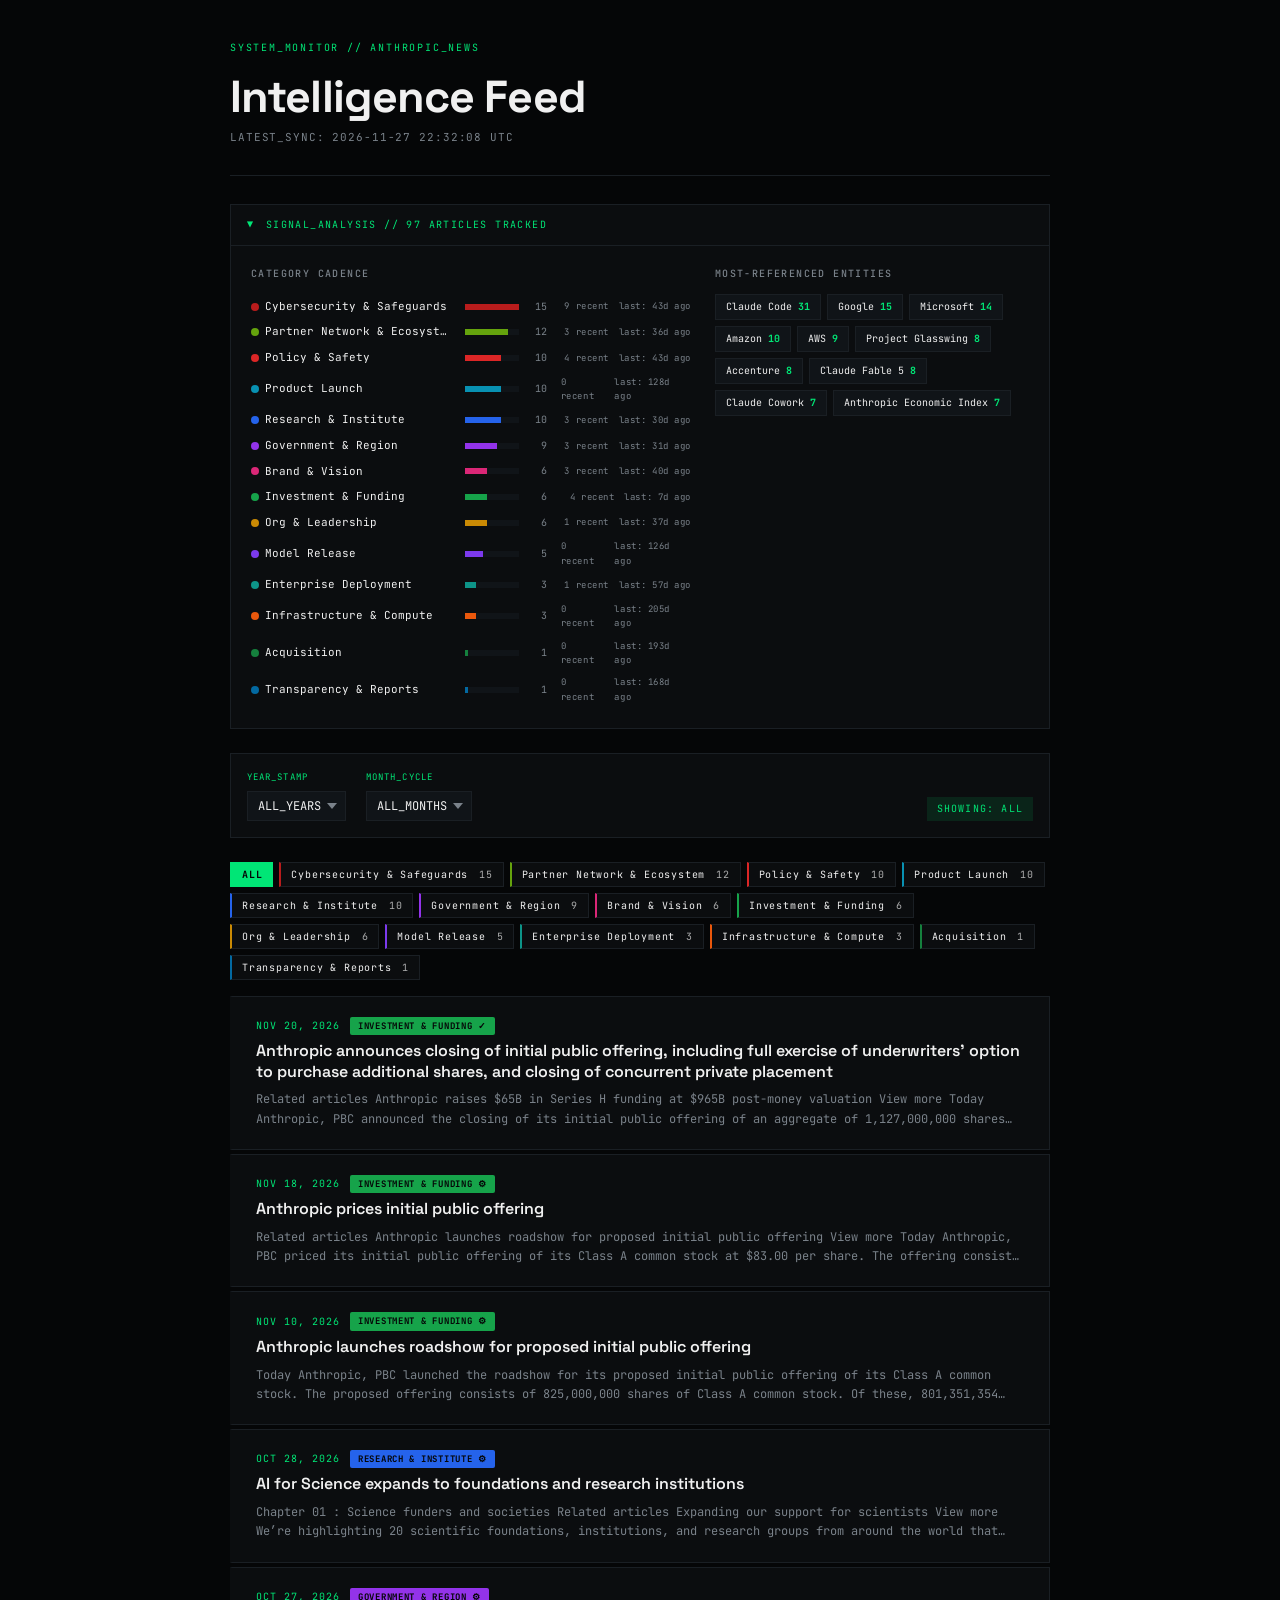
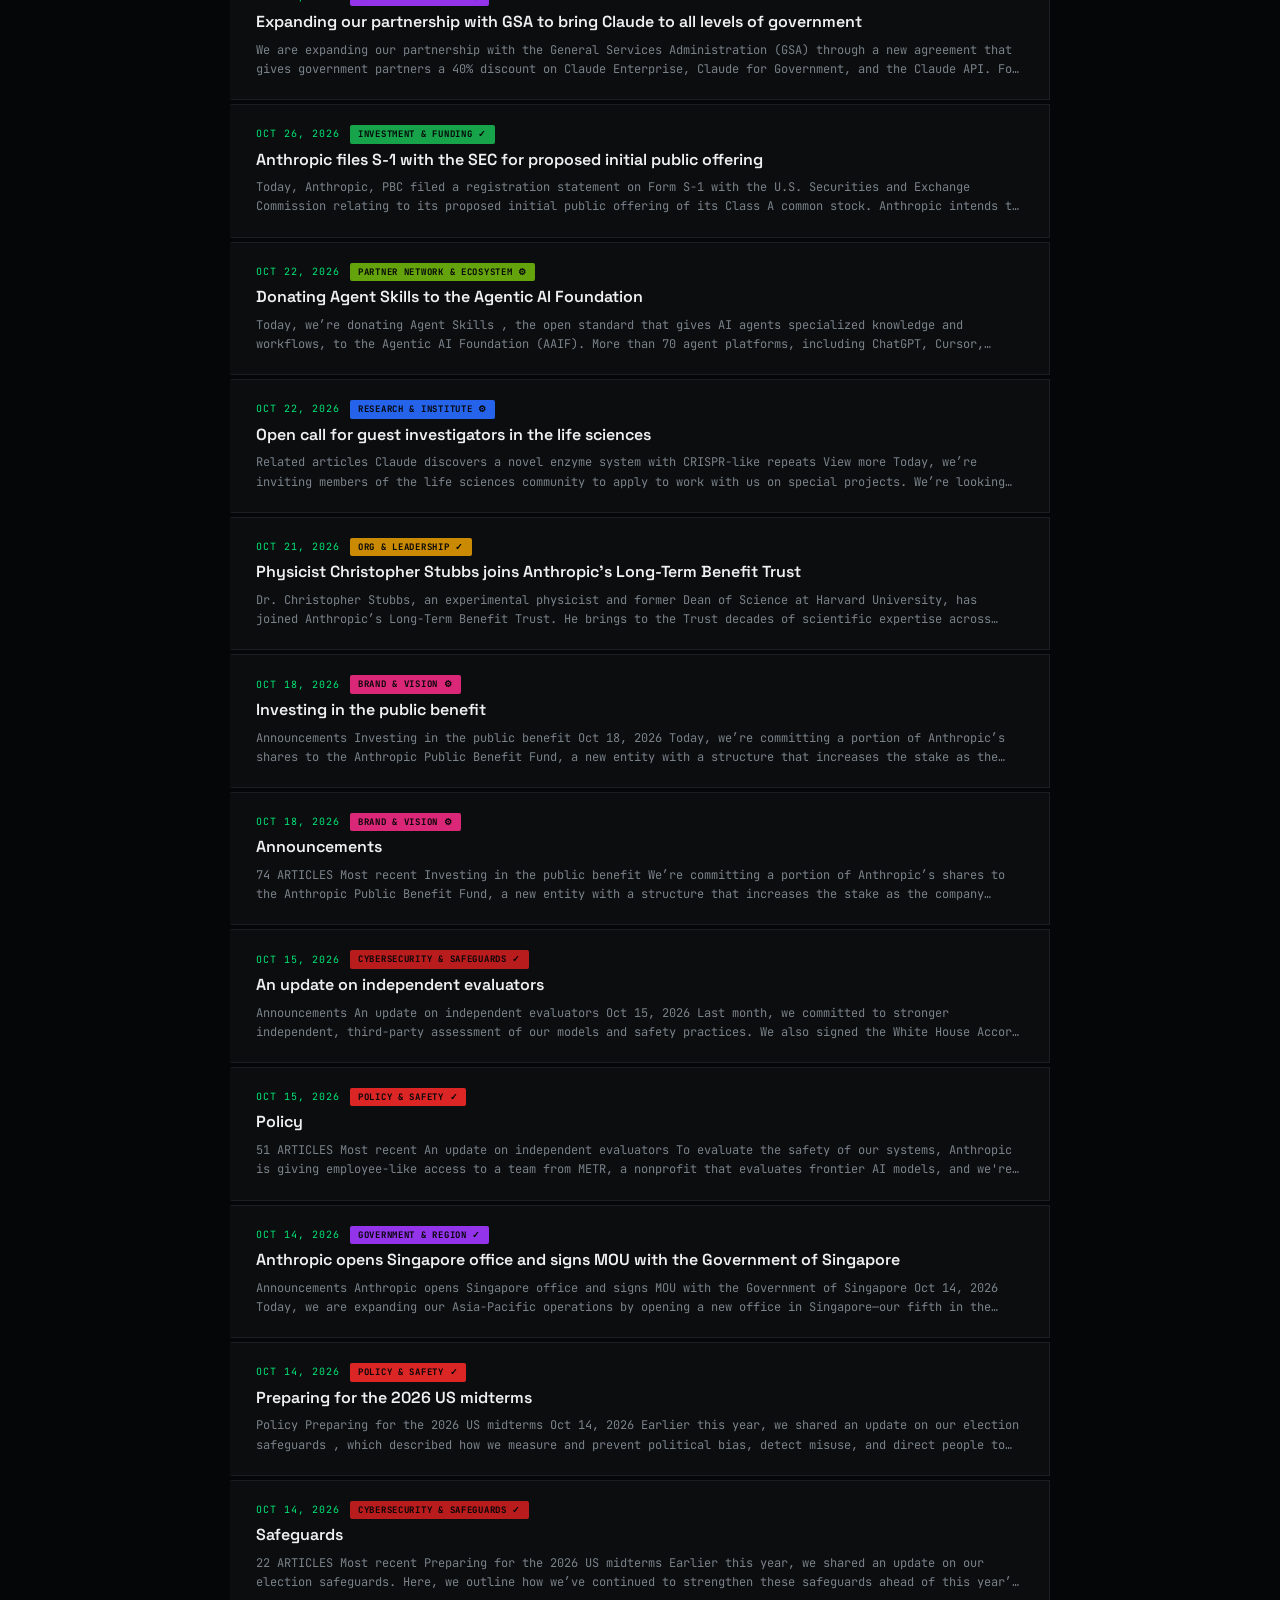
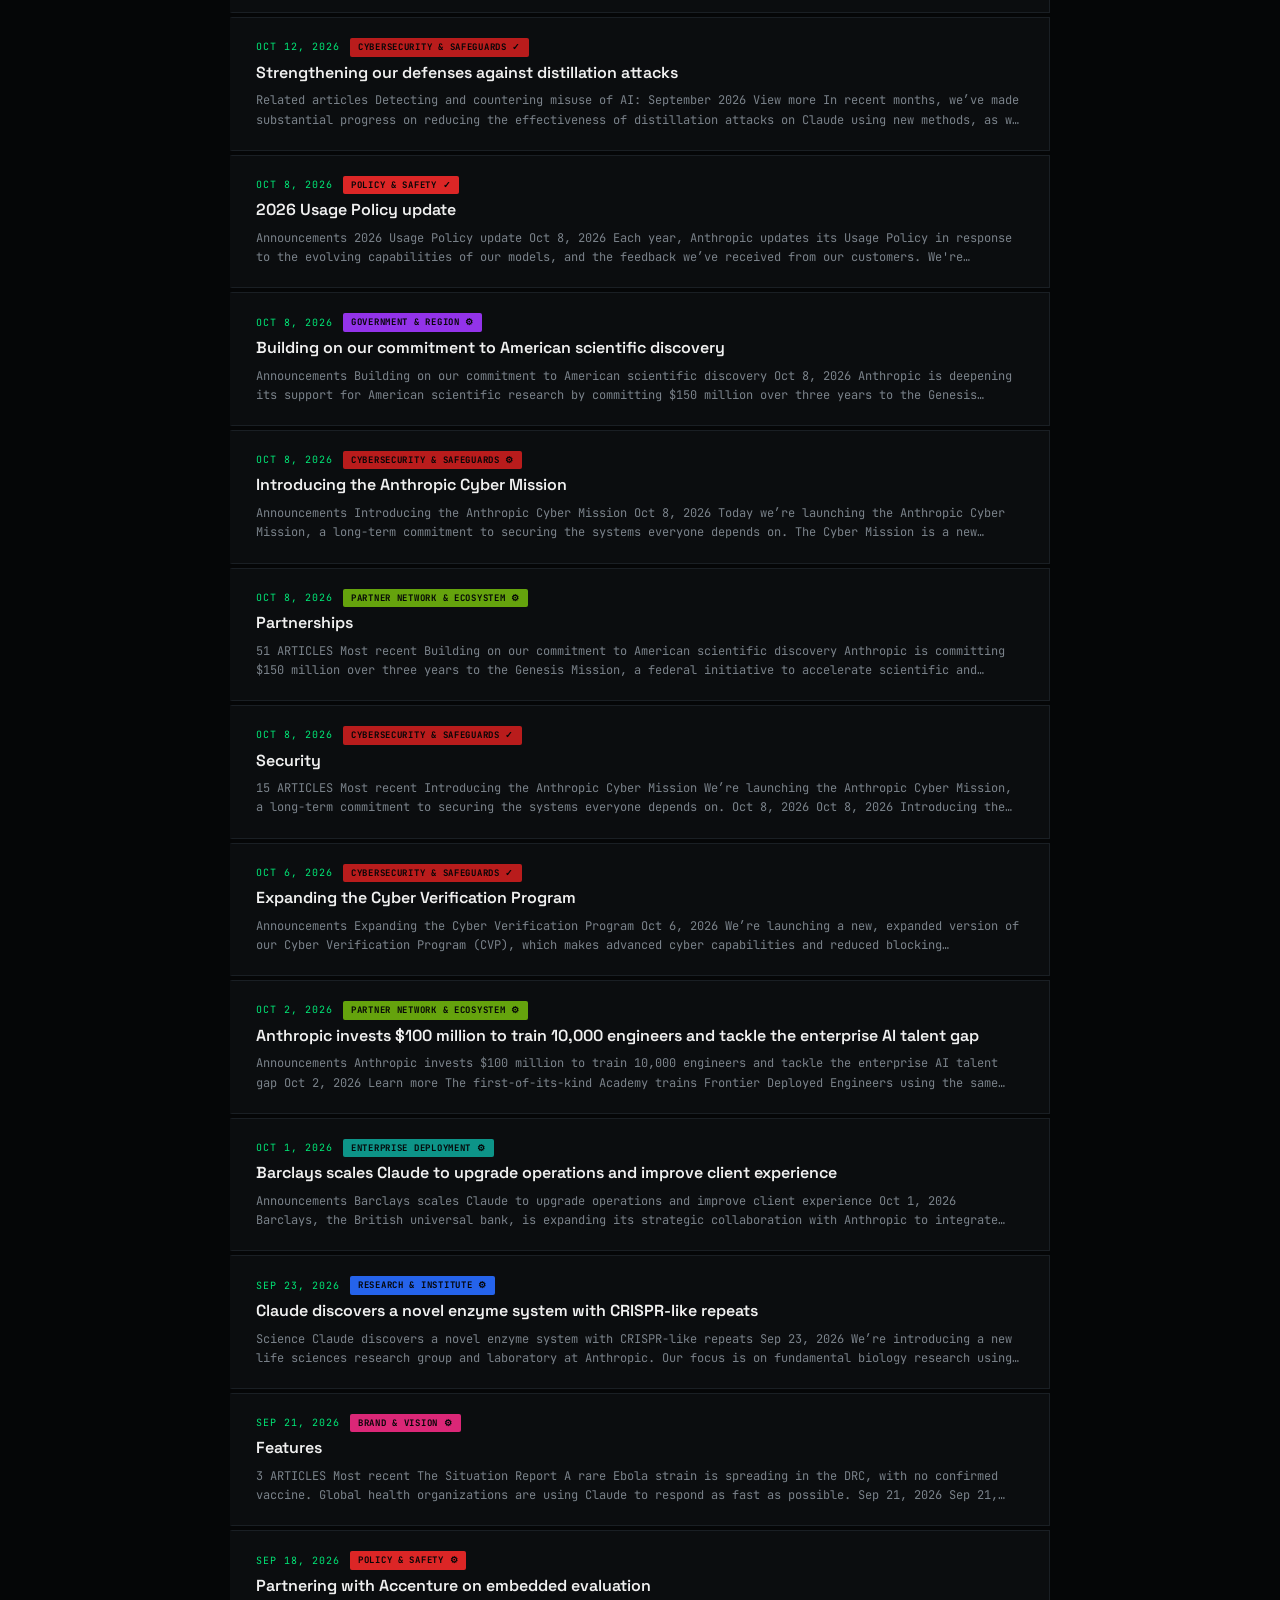
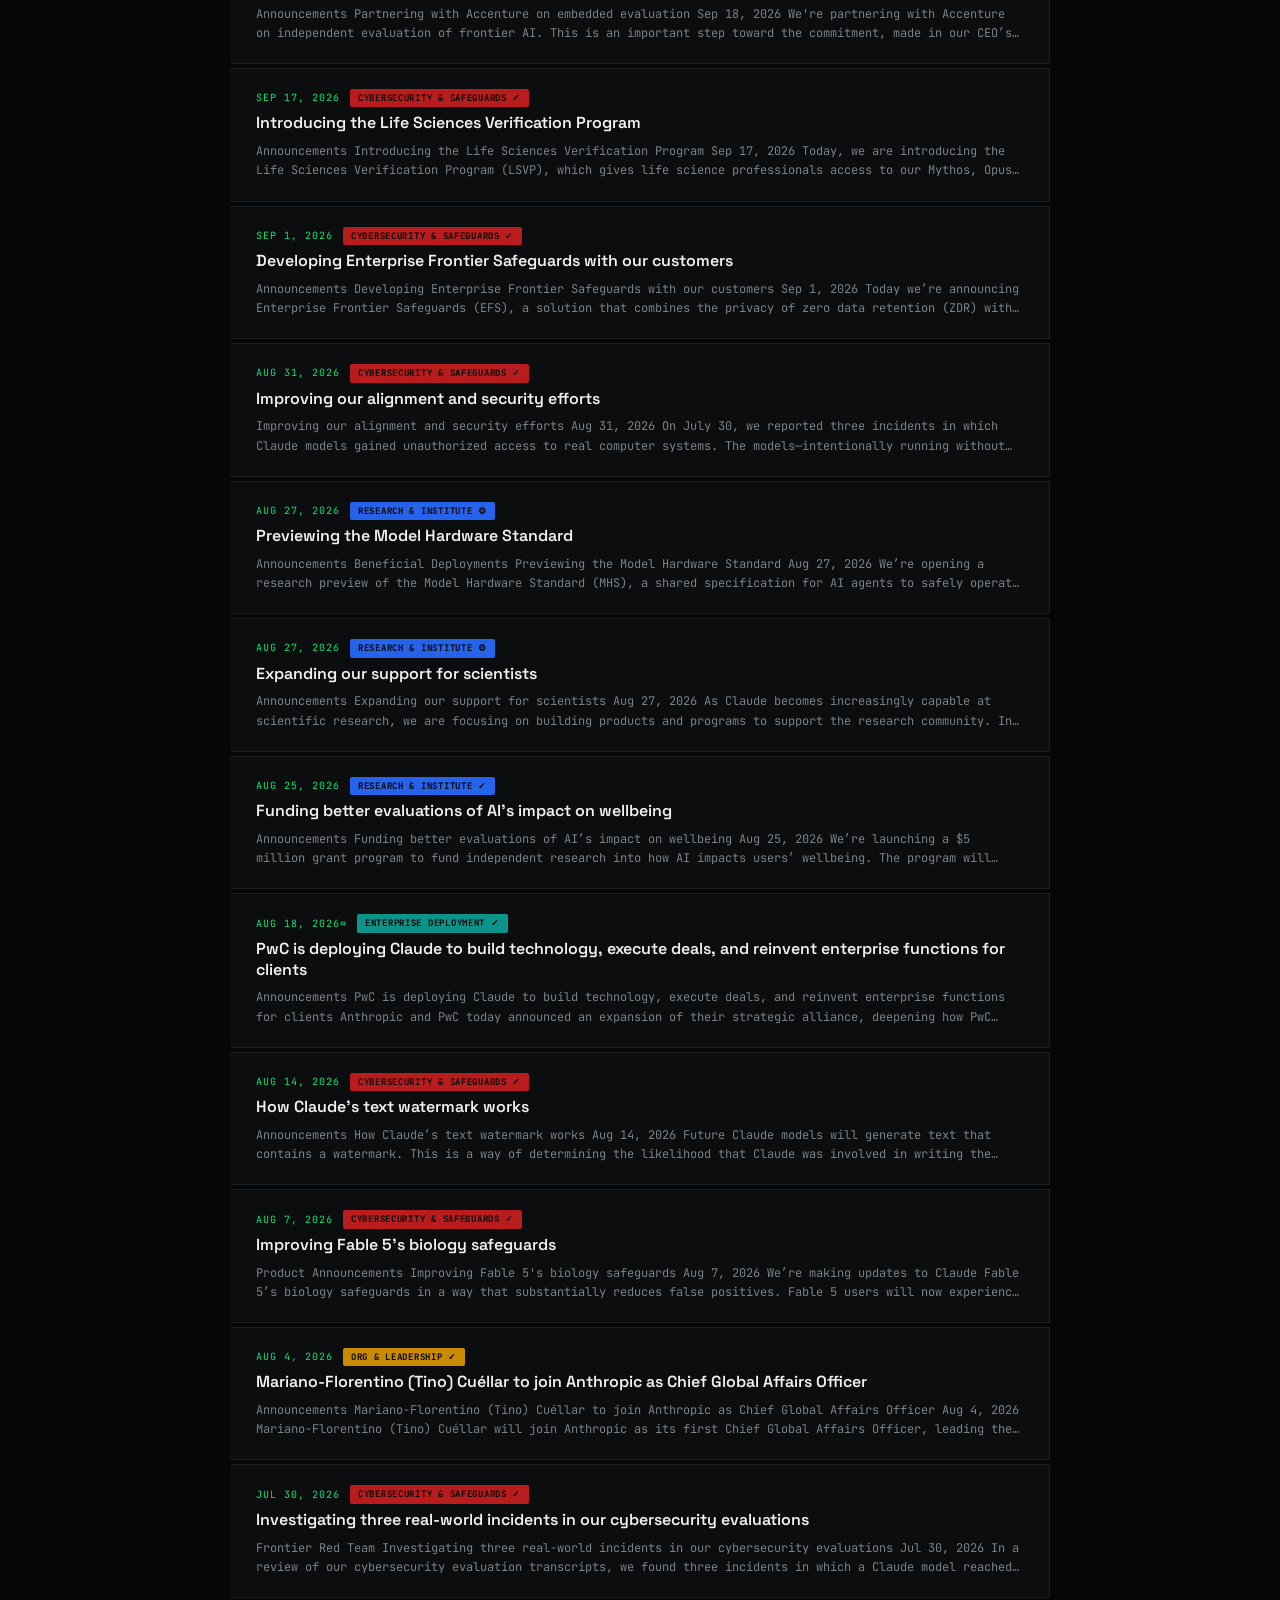
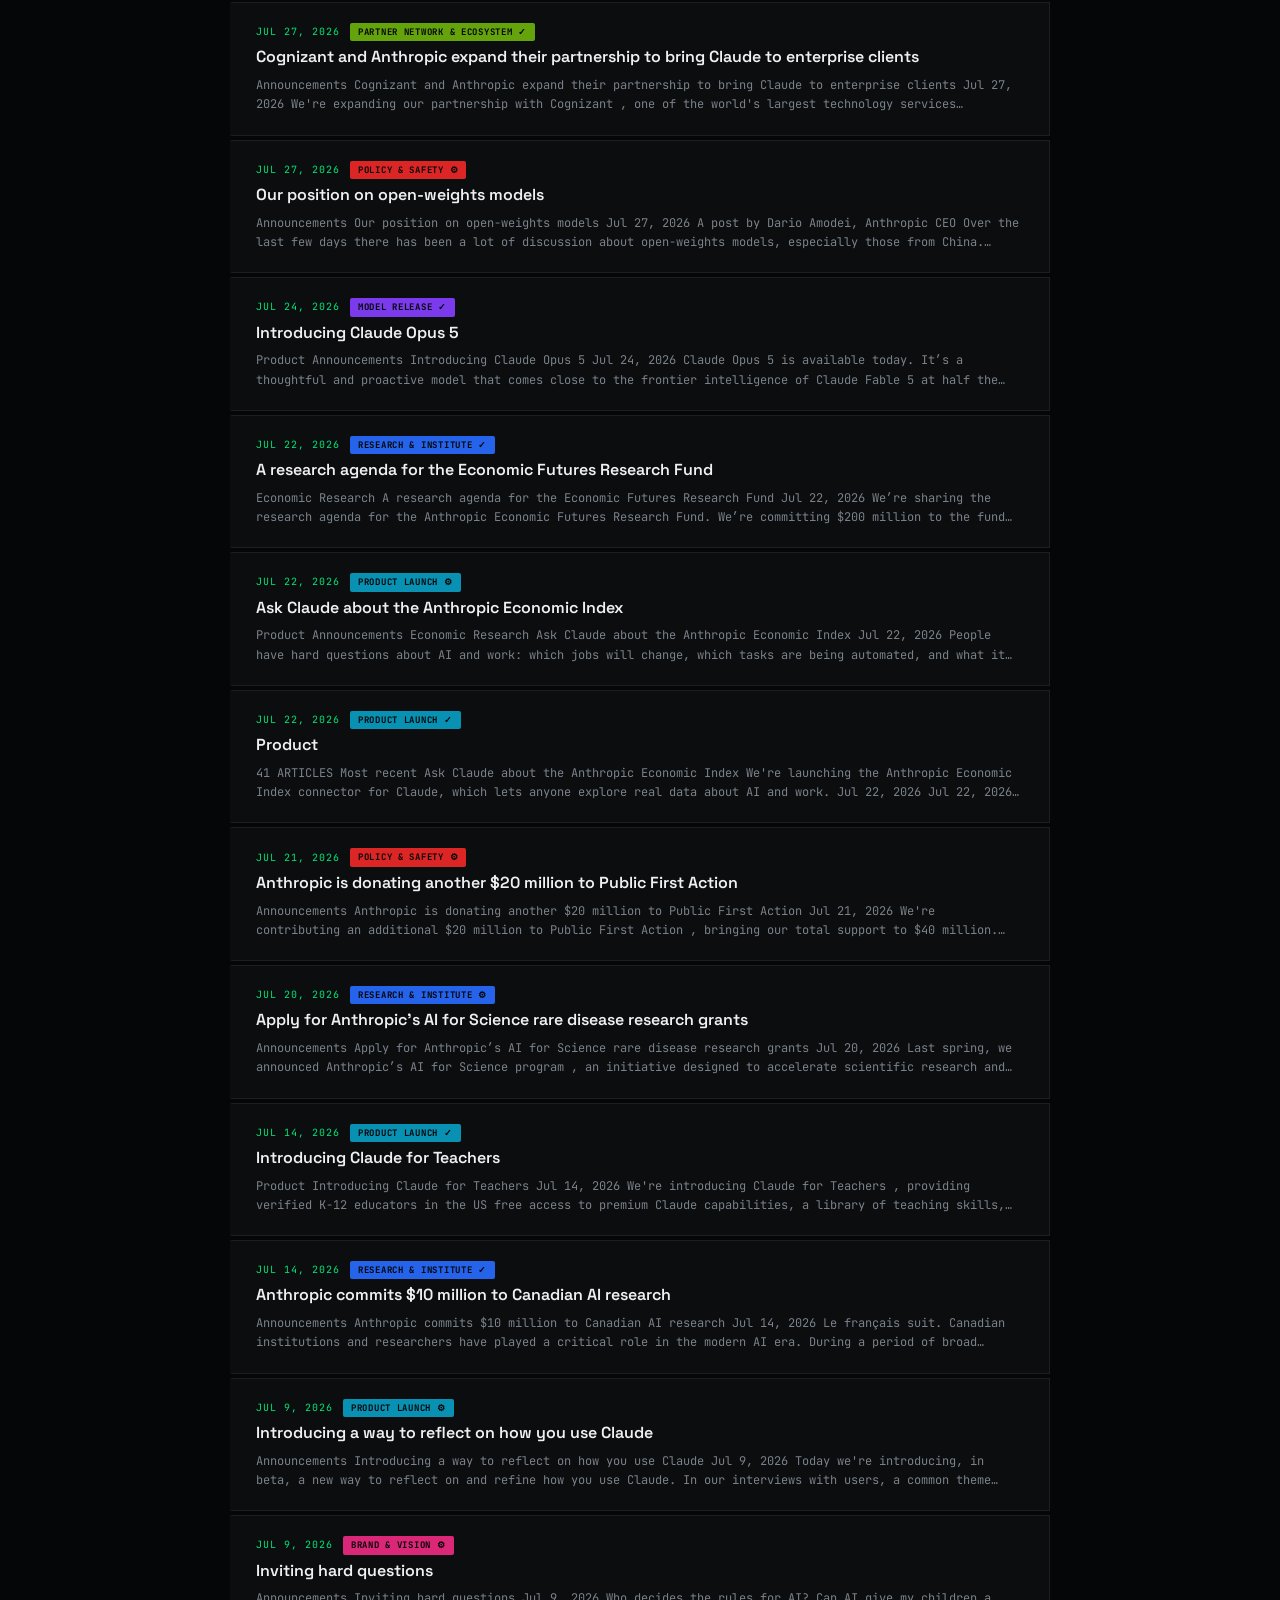
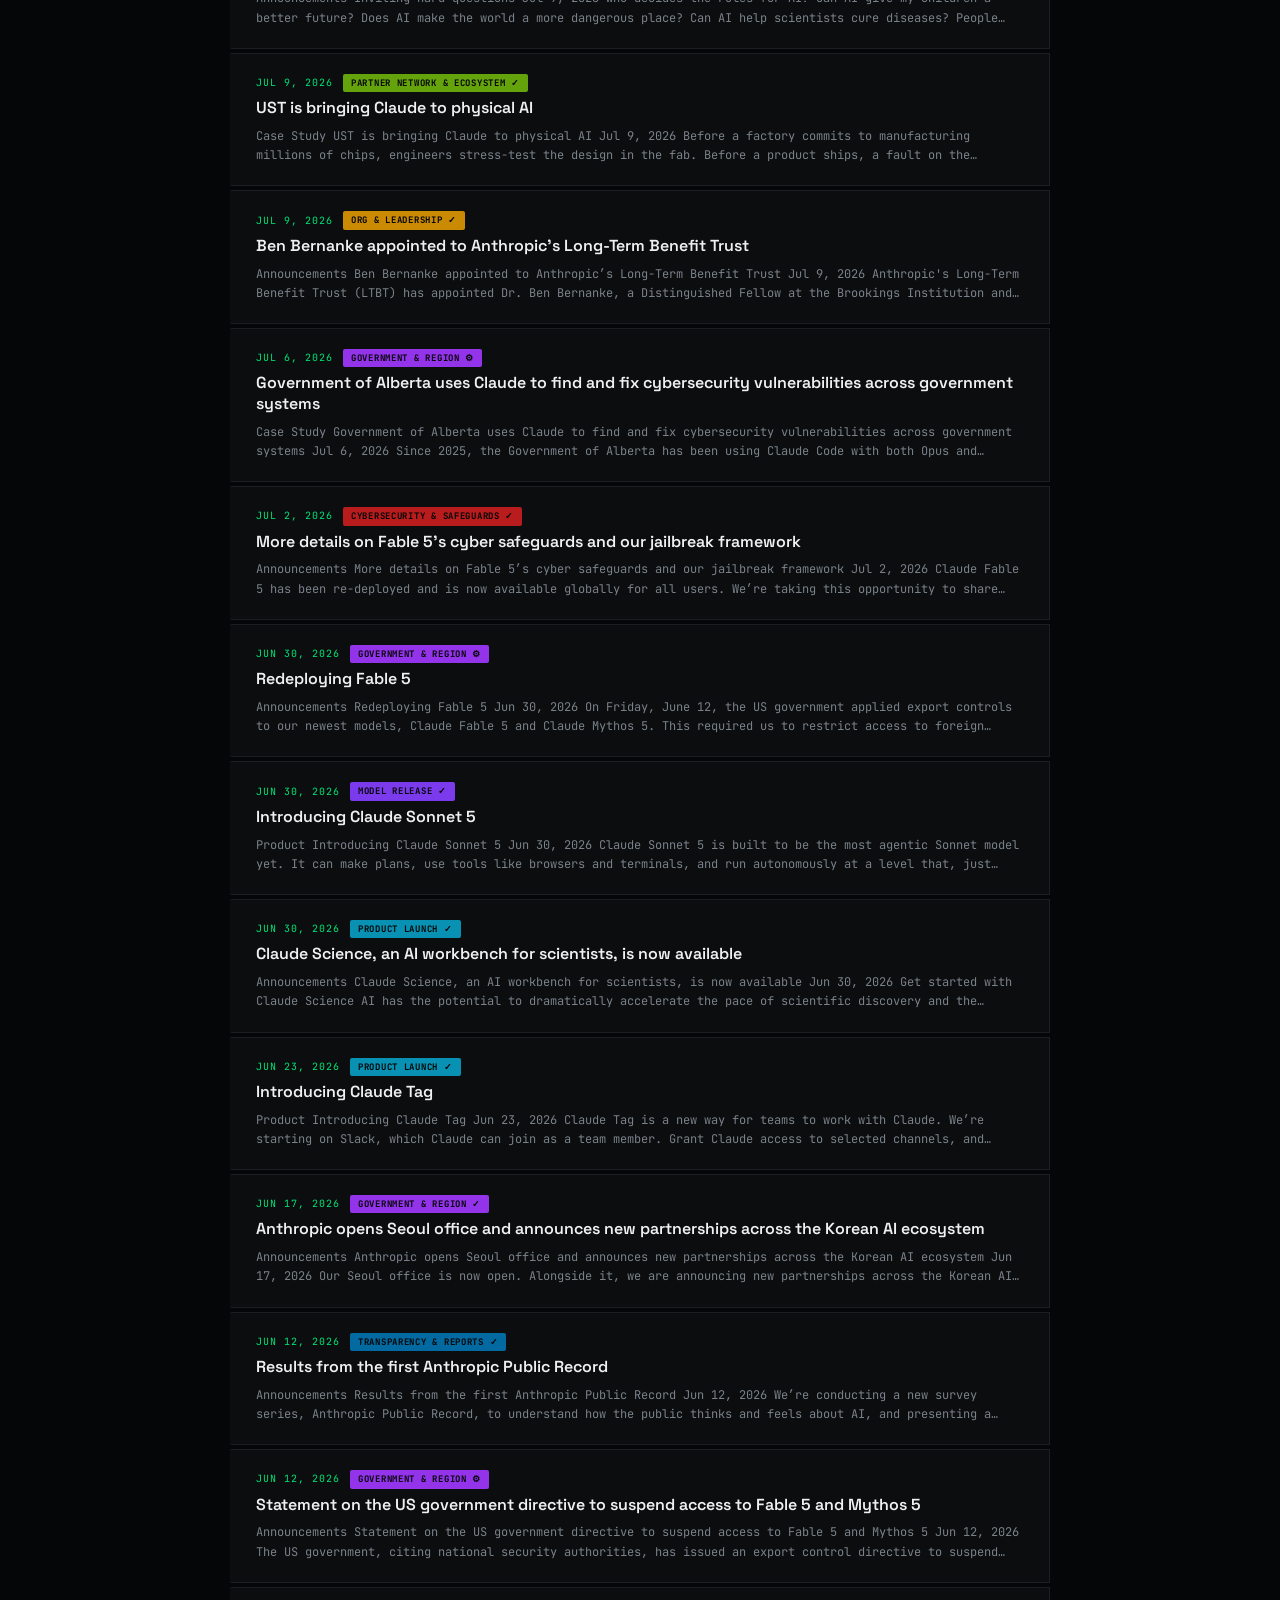
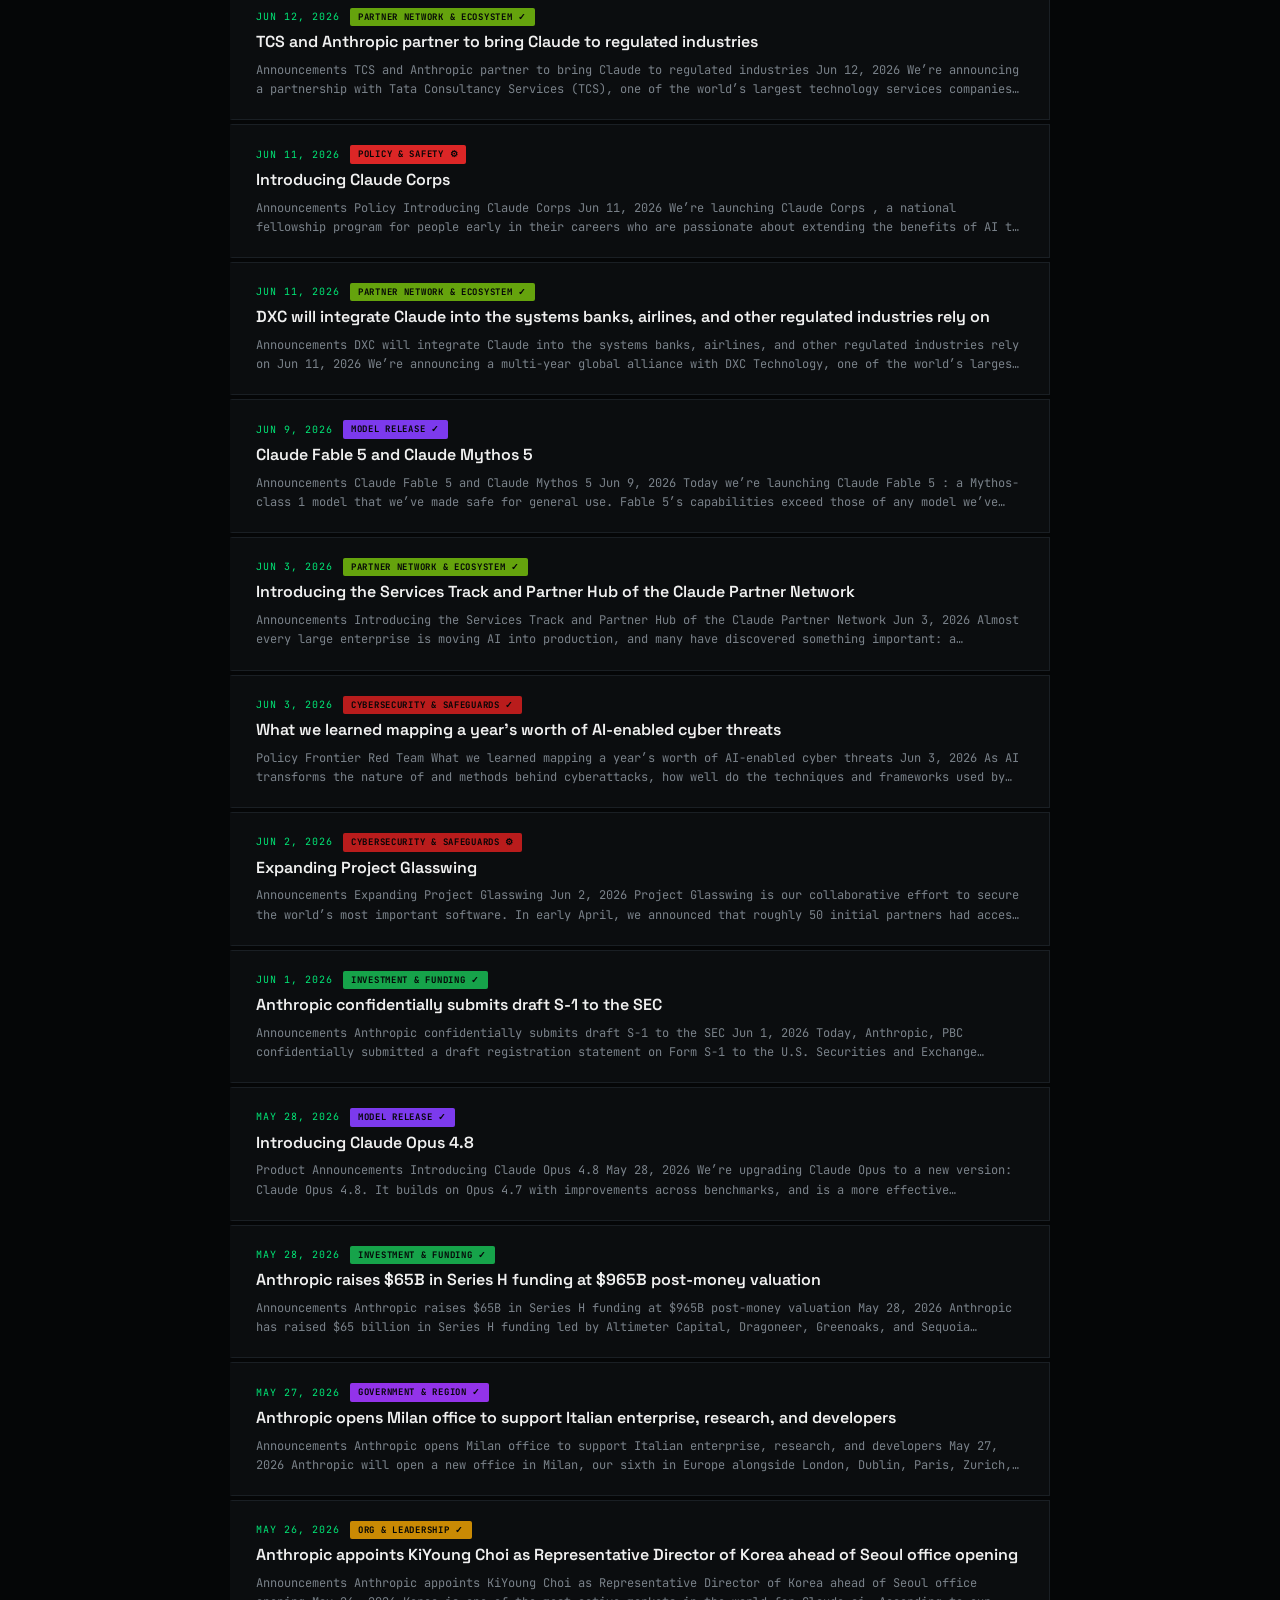
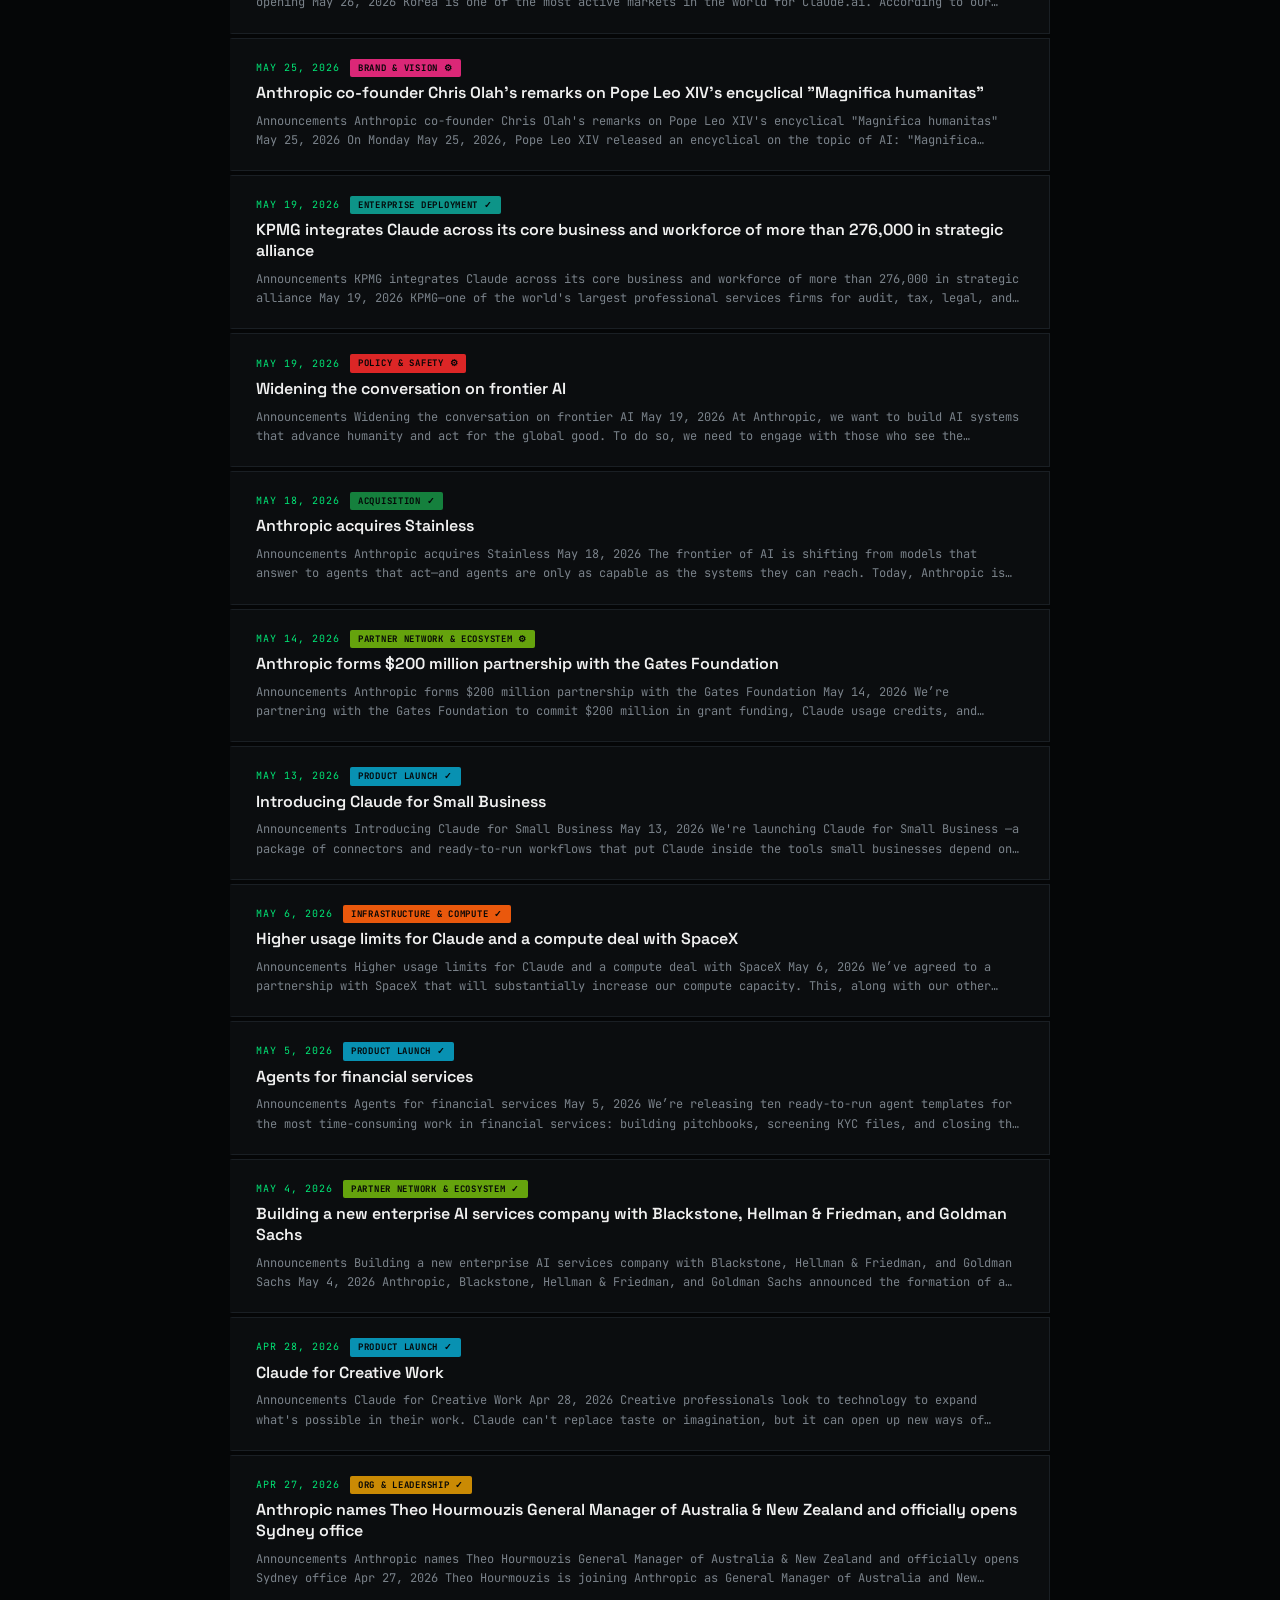
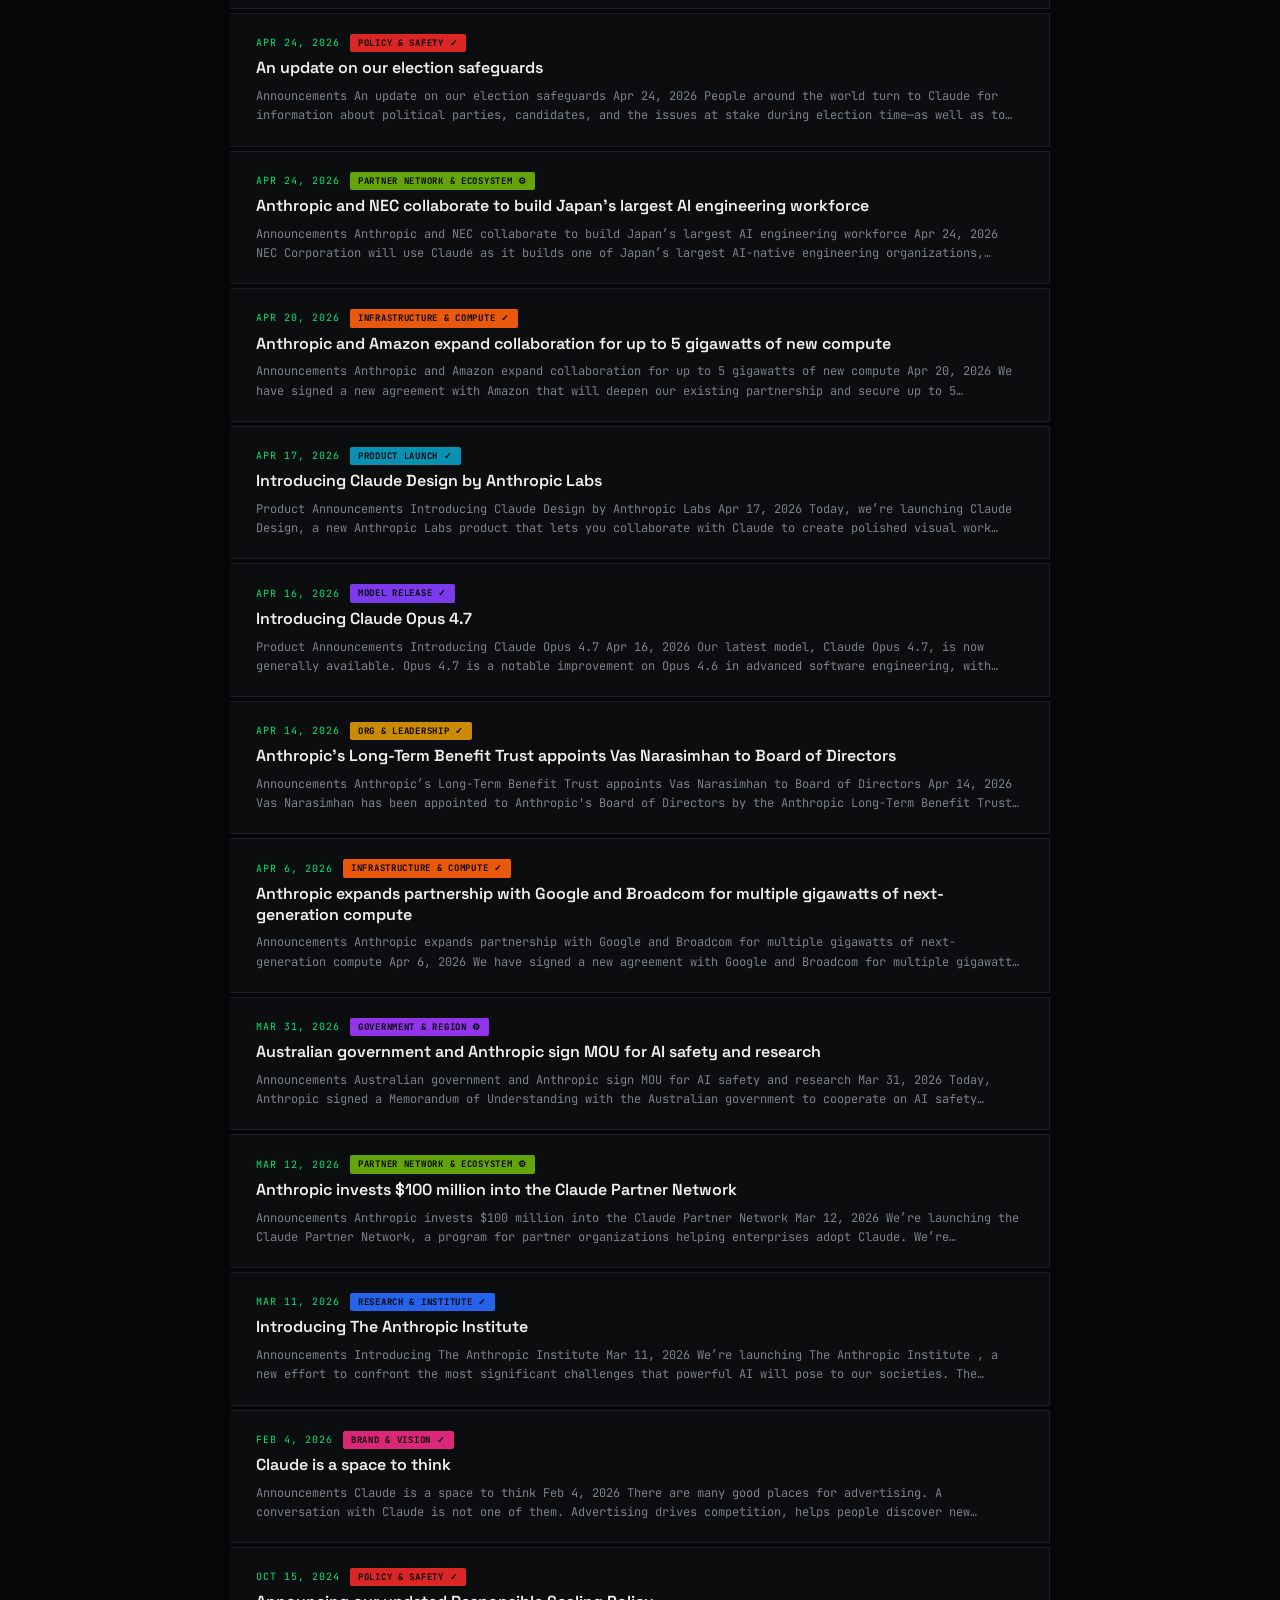
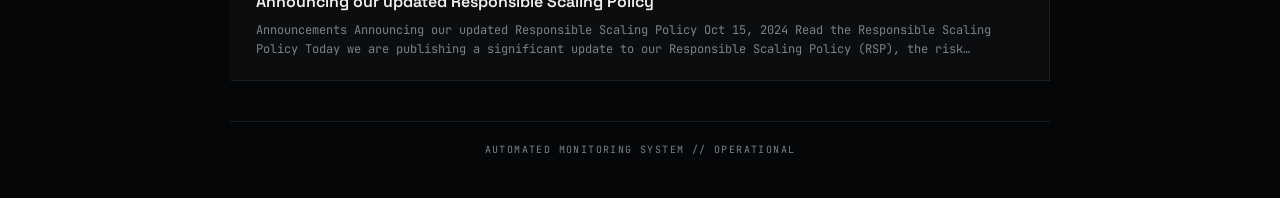
<file: index.html>
<!DOCTYPE html>
<html lang="en">
<head>
    <meta charset="UTF-8">
    <meta name="viewport" content="width=device-width, initial-scale=1.0">
    <title>Anthropic News Monitor</title>
    <link rel="stylesheet" href="styles.css">
    <link rel="alternate" type="application/rss+xml" title="Anthropic News (unofficial feed)" href="feed.xml">
</head>
<body>
    <div class="container">
        <header>
            <div class="brand">SYSTEM_MONITOR // ANTHROPIC_NEWS</div>
            <h1>Intelligence Feed</h1>
            <p class="update-time">LATEST_SYNC: 2026-11-27 22:32:08 UTC</p>
        </header>

        
    <details class="trends-panel" open>
        <summary class="trends-summary">SIGNAL_ANALYSIS // 97 articles tracked</summary>
        <div class="trends-grid">
            <div class="trends-col">
                <h3>Category cadence</h3>
                
        <div class="trend-row">
            <div class="trend-label">
                <span class="cat-dot" style="background:#b91c1c"></span>
                <span class="cat-name">Cybersecurity & Safeguards</span>
            </div>
            <div class="trend-bar-wrap">
                <div class="trend-bar-track">
                    <div class="trend-bar" style="width:100%;background:#b91c1c"></div>
                </div>
                <span class="trend-count">15</span>
            </div>
            <div class="trend-meta">
                <span title="Articles in last 90 days">9 recent</span>
                <span title="Days since last article in this category">last: 43d ago</span>
            </div>
        </div>
        <div class="trend-row">
            <div class="trend-label">
                <span class="cat-dot" style="background:#65a30d"></span>
                <span class="cat-name">Partner Network & Ecosystem</span>
            </div>
            <div class="trend-bar-wrap">
                <div class="trend-bar-track">
                    <div class="trend-bar" style="width:80%;background:#65a30d"></div>
                </div>
                <span class="trend-count">12</span>
            </div>
            <div class="trend-meta">
                <span title="Articles in last 90 days">3 recent</span>
                <span title="Days since last article in this category">last: 36d ago</span>
            </div>
        </div>
        <div class="trend-row">
            <div class="trend-label">
                <span class="cat-dot" style="background:#dc2626"></span>
                <span class="cat-name">Policy & Safety</span>
            </div>
            <div class="trend-bar-wrap">
                <div class="trend-bar-track">
                    <div class="trend-bar" style="width:66%;background:#dc2626"></div>
                </div>
                <span class="trend-count">10</span>
            </div>
            <div class="trend-meta">
                <span title="Articles in last 90 days">4 recent</span>
                <span title="Days since last article in this category">last: 43d ago</span>
            </div>
        </div>
        <div class="trend-row">
            <div class="trend-label">
                <span class="cat-dot" style="background:#0891b2"></span>
                <span class="cat-name">Product Launch</span>
            </div>
            <div class="trend-bar-wrap">
                <div class="trend-bar-track">
                    <div class="trend-bar" style="width:66%;background:#0891b2"></div>
                </div>
                <span class="trend-count">10</span>
            </div>
            <div class="trend-meta">
                <span title="Articles in last 90 days">0 recent</span>
                <span title="Days since last article in this category">last: 128d ago</span>
            </div>
        </div>
        <div class="trend-row">
            <div class="trend-label">
                <span class="cat-dot" style="background:#2563eb"></span>
                <span class="cat-name">Research & Institute</span>
            </div>
            <div class="trend-bar-wrap">
                <div class="trend-bar-track">
                    <div class="trend-bar" style="width:66%;background:#2563eb"></div>
                </div>
                <span class="trend-count">10</span>
            </div>
            <div class="trend-meta">
                <span title="Articles in last 90 days">3 recent</span>
                <span title="Days since last article in this category">last: 30d ago</span>
            </div>
        </div>
        <div class="trend-row">
            <div class="trend-label">
                <span class="cat-dot" style="background:#9333ea"></span>
                <span class="cat-name">Government & Region</span>
            </div>
            <div class="trend-bar-wrap">
                <div class="trend-bar-track">
                    <div class="trend-bar" style="width:60%;background:#9333ea"></div>
                </div>
                <span class="trend-count">9</span>
            </div>
            <div class="trend-meta">
                <span title="Articles in last 90 days">3 recent</span>
                <span title="Days since last article in this category">last: 31d ago</span>
            </div>
        </div>
        <div class="trend-row">
            <div class="trend-label">
                <span class="cat-dot" style="background:#db2777"></span>
                <span class="cat-name">Brand & Vision</span>
            </div>
            <div class="trend-bar-wrap">
                <div class="trend-bar-track">
                    <div class="trend-bar" style="width:40%;background:#db2777"></div>
                </div>
                <span class="trend-count">6</span>
            </div>
            <div class="trend-meta">
                <span title="Articles in last 90 days">3 recent</span>
                <span title="Days since last article in this category">last: 40d ago</span>
            </div>
        </div>
        <div class="trend-row">
            <div class="trend-label">
                <span class="cat-dot" style="background:#16a34a"></span>
                <span class="cat-name">Investment & Funding</span>
            </div>
            <div class="trend-bar-wrap">
                <div class="trend-bar-track">
                    <div class="trend-bar" style="width:40%;background:#16a34a"></div>
                </div>
                <span class="trend-count">6</span>
            </div>
            <div class="trend-meta">
                <span title="Articles in last 90 days">4 recent</span>
                <span title="Days since last article in this category">last: 7d ago</span>
            </div>
        </div>
        <div class="trend-row">
            <div class="trend-label">
                <span class="cat-dot" style="background:#ca8a04"></span>
                <span class="cat-name">Org & Leadership</span>
            </div>
            <div class="trend-bar-wrap">
                <div class="trend-bar-track">
                    <div class="trend-bar" style="width:40%;background:#ca8a04"></div>
                </div>
                <span class="trend-count">6</span>
            </div>
            <div class="trend-meta">
                <span title="Articles in last 90 days">1 recent</span>
                <span title="Days since last article in this category">last: 37d ago</span>
            </div>
        </div>
        <div class="trend-row">
            <div class="trend-label">
                <span class="cat-dot" style="background:#7c3aed"></span>
                <span class="cat-name">Model Release</span>
            </div>
            <div class="trend-bar-wrap">
                <div class="trend-bar-track">
                    <div class="trend-bar" style="width:33%;background:#7c3aed"></div>
                </div>
                <span class="trend-count">5</span>
            </div>
            <div class="trend-meta">
                <span title="Articles in last 90 days">0 recent</span>
                <span title="Days since last article in this category">last: 126d ago</span>
            </div>
        </div>
        <div class="trend-row">
            <div class="trend-label">
                <span class="cat-dot" style="background:#0d9488"></span>
                <span class="cat-name">Enterprise Deployment</span>
            </div>
            <div class="trend-bar-wrap">
                <div class="trend-bar-track">
                    <div class="trend-bar" style="width:20%;background:#0d9488"></div>
                </div>
                <span class="trend-count">3</span>
            </div>
            <div class="trend-meta">
                <span title="Articles in last 90 days">1 recent</span>
                <span title="Days since last article in this category">last: 57d ago</span>
            </div>
        </div>
        <div class="trend-row">
            <div class="trend-label">
                <span class="cat-dot" style="background:#ea580c"></span>
                <span class="cat-name">Infrastructure & Compute</span>
            </div>
            <div class="trend-bar-wrap">
                <div class="trend-bar-track">
                    <div class="trend-bar" style="width:20%;background:#ea580c"></div>
                </div>
                <span class="trend-count">3</span>
            </div>
            <div class="trend-meta">
                <span title="Articles in last 90 days">0 recent</span>
                <span title="Days since last article in this category">last: 205d ago</span>
            </div>
        </div>
        <div class="trend-row">
            <div class="trend-label">
                <span class="cat-dot" style="background:#15803d"></span>
                <span class="cat-name">Acquisition</span>
            </div>
            <div class="trend-bar-wrap">
                <div class="trend-bar-track">
                    <div class="trend-bar" style="width:6%;background:#15803d"></div>
                </div>
                <span class="trend-count">1</span>
            </div>
            <div class="trend-meta">
                <span title="Articles in last 90 days">0 recent</span>
                <span title="Days since last article in this category">last: 193d ago</span>
            </div>
        </div>
        <div class="trend-row">
            <div class="trend-label">
                <span class="cat-dot" style="background:#0369a1"></span>
                <span class="cat-name">Transparency & Reports</span>
            </div>
            <div class="trend-bar-wrap">
                <div class="trend-bar-track">
                    <div class="trend-bar" style="width:6%;background:#0369a1"></div>
                </div>
                <span class="trend-count">1</span>
            </div>
            <div class="trend-meta">
                <span title="Articles in last 90 days">0 recent</span>
                <span title="Days since last article in this category">last: 168d ago</span>
            </div>
        </div>
            </div>
            <div class="trends-col">
                <h3>Most-referenced entities</h3>
                <div class="entity-chip-row"><span class="entity-chip" title="product">Claude Code <span class="entity-count">31</span></span><span class="entity-chip" title="company">Google <span class="entity-count">15</span></span><span class="entity-chip" title="company">Microsoft <span class="entity-count">14</span></span><span class="entity-chip" title="company">Amazon <span class="entity-count">10</span></span><span class="entity-chip" title="company">AWS <span class="entity-count">9</span></span><span class="entity-chip" title="program">Project Glasswing <span class="entity-count">8</span></span><span class="entity-chip" title="company">Accenture <span class="entity-count">8</span></span><span class="entity-chip" title="product">Claude Fable 5 <span class="entity-count">8</span></span><span class="entity-chip" title="product">Claude Cowork <span class="entity-count">7</span></span><span class="entity-chip" title="program">Anthropic Economic Index <span class="entity-count">7</span></span></div>
            </div>
        </div>
    </details>
    

        <section class="filter-section">
            <div class="filter-group">
                <label for="yearFilter">YEAR_STAMP</label>
                <select id="yearFilter" onchange="applyFilters()">
                    <option value="all">ALL_YEARS</option>
                    <option value="2026">2026</option>
                    <option value="2025">2025</option>
                    <option value="2024">2024</option>
                </select>
            </div>

            <div class="filter-group">
                <label for="monthFilter">MONTH_CYCLE</label>
                <select id="monthFilter" onchange="applyFilters()">
                    <option value="all">ALL_MONTHS</option>
                    <option value="01">JANUARY</option>
                    <option value="02">FEBRUARY</option>
                    <option value="03">MARCH</option>
                    <option value="04">APRIL</option>
                    <option value="05">MAY</option>
                    <option value="06">JUNE</option>
                    <option value="07">JULY</option>
                    <option value="08">AUGUST</option>
                    <option value="09">SEPTEMBER</option>
                    <option value="10">OCTOBER</option>
                    <option value="11">NOVEMBER</option>
                    <option value="12">DECEMBER</option>
                </select>
            </div>

            <div id="results-count" class="status-tag">SHOWING: ALL</div>
        </section>

        <section class="chip-section">
            <div class="chip-row">
                <button class="cat-chip active" data-cat="all" onclick="filterByCat(this)">ALL</button>
<button class="cat-chip" data-cat="Cybersecurity & Safeguards" style="--cat-color:#b91c1c" onclick="filterByCat(this)">Cybersecurity & Safeguards <span class="chip-count">15</span></button>
<button class="cat-chip" data-cat="Partner Network & Ecosystem" style="--cat-color:#65a30d" onclick="filterByCat(this)">Partner Network & Ecosystem <span class="chip-count">12</span></button>
<button class="cat-chip" data-cat="Policy & Safety" style="--cat-color:#dc2626" onclick="filterByCat(this)">Policy & Safety <span class="chip-count">10</span></button>
<button class="cat-chip" data-cat="Product Launch" style="--cat-color:#0891b2" onclick="filterByCat(this)">Product Launch <span class="chip-count">10</span></button>
<button class="cat-chip" data-cat="Research & Institute" style="--cat-color:#2563eb" onclick="filterByCat(this)">Research & Institute <span class="chip-count">10</span></button>
<button class="cat-chip" data-cat="Government & Region" style="--cat-color:#9333ea" onclick="filterByCat(this)">Government & Region <span class="chip-count">9</span></button>
<button class="cat-chip" data-cat="Brand & Vision" style="--cat-color:#db2777" onclick="filterByCat(this)">Brand & Vision <span class="chip-count">6</span></button>
<button class="cat-chip" data-cat="Investment & Funding" style="--cat-color:#16a34a" onclick="filterByCat(this)">Investment & Funding <span class="chip-count">6</span></button>
<button class="cat-chip" data-cat="Org & Leadership" style="--cat-color:#ca8a04" onclick="filterByCat(this)">Org & Leadership <span class="chip-count">6</span></button>
<button class="cat-chip" data-cat="Model Release" style="--cat-color:#7c3aed" onclick="filterByCat(this)">Model Release <span class="chip-count">5</span></button>
<button class="cat-chip" data-cat="Enterprise Deployment" style="--cat-color:#0d9488" onclick="filterByCat(this)">Enterprise Deployment <span class="chip-count">3</span></button>
<button class="cat-chip" data-cat="Infrastructure & Compute" style="--cat-color:#ea580c" onclick="filterByCat(this)">Infrastructure & Compute <span class="chip-count">3</span></button>
<button class="cat-chip" data-cat="Acquisition" style="--cat-color:#15803d" onclick="filterByCat(this)">Acquisition <span class="chip-count">1</span></button>
<button class="cat-chip" data-cat="Transparency & Reports" style="--cat-color:#0369a1" onclick="filterByCat(this)">Transparency & Reports <span class="chip-count">1</span></button>
            </div>
        </section>

        <main>
            <ul id="article-list">
                
        <li class="post-item" data-year="2026" data-month="11" data-cat="Investment & Funding">
            <div class="post-meta">
                <span class="post-date">Nov 20, 2026</span>
                <span class="cat-badge" style="background:#16a34a" title="source: rules+verified">Investment & Funding ✓</span>
            </div>
            <a href="https://www.anthropic.com/news/ipo-close" target="_blank" class="post-title">Anthropic announces closing of initial public offering, including full exercise of underwriters’ option to purchase additional shares, and closing of concurrent private placement</a>
            <p class="post-snippet">Related articles Anthropic raises $65B in Series H funding at $965B post-money valuation View more Today Anthropic, PBC announced the closing of its initial public offering of an aggregate of 1,127,000,000 shares of its Class A common stock at a...</p>
        </li>

        <li class="post-item" data-year="2026" data-month="11" data-cat="Investment & Funding">
            <div class="post-meta">
                <span class="post-date">Nov 18, 2026</span>
                <span class="cat-badge" style="background:#16a34a" title="source: verifier_override">Investment & Funding ⚙</span>
            </div>
            <a href="https://www.anthropic.com/news/anthropic-prices-initial-public-offering" target="_blank" class="post-title">Anthropic prices initial public offering</a>
            <p class="post-snippet">Related articles Anthropic launches roadshow for proposed initial public offering View more Today Anthropic, PBC priced its initial public offering of its Class A common stock at $83.00 per share. The offering consists of 980,000,000 shares of Class A common...</p>
        </li>

        <li class="post-item" data-year="2026" data-month="11" data-cat="Investment & Funding">
            <div class="post-meta">
                <span class="post-date">Nov 10, 2026</span>
                <span class="cat-badge" style="background:#16a34a" title="source: verifier_override">Investment & Funding ⚙</span>
            </div>
            <a href="https://www.anthropic.com/news/roadshow-launch" target="_blank" class="post-title">Anthropic launches roadshow for proposed initial public offering</a>
            <p class="post-snippet">Today Anthropic, PBC launched the roadshow for its proposed initial public offering of its Class A common stock. The proposed offering consists of 825,000,000 shares of Class A common stock. Of these, 801,351,354 shares are being offered by Anthropic and...</p>
        </li>

        <li class="post-item" data-year="2026" data-month="10" data-cat="Research & Institute">
            <div class="post-meta">
                <span class="post-date">Oct 28, 2026</span>
                <span class="cat-badge" style="background:#2563eb" title="source: verifier_override">Research & Institute ⚙</span>
            </div>
            <a href="https://www.anthropic.com/news/ai-for-science-expands-foundations-research-institutions" target="_blank" class="post-title">AI for Science expands to foundations and research institutions</a>
            <p class="post-snippet">Chapter 01 : Science funders and societies Related articles Expanding our support for scientists View more We’re highlighting 20 scientific foundations, institutions, and research groups from around the world that we’ve partnered with in an expansion of our AI for...</p>
        </li>

        <li class="post-item" data-year="2026" data-month="10" data-cat="Government & Region">
            <div class="post-meta">
                <span class="post-date">Oct 27, 2026</span>
                <span class="cat-badge" style="background:#9333ea" title="source: verifier_override">Government & Region ⚙</span>
            </div>
            <a href="https://www.anthropic.com/news/expanding-partnership-gsa" target="_blank" class="post-title">Expanding our partnership with GSA to bring Claude to all levels of government</a>
            <p class="post-snippet">We are expanding our partnership with the General Services Administration (GSA) through a new agreement that gives government partners a 40% discount on Claude Enterprise, Claude for Government, and the Claude API. For the first time, the discount applies across...</p>
        </li>

        <li class="post-item" data-year="2026" data-month="10" data-cat="Investment & Funding">
            <div class="post-meta">
                <span class="post-date">Oct 26, 2026</span>
                <span class="cat-badge" style="background:#16a34a" title="source: rules+verified">Investment & Funding ✓</span>
            </div>
            <a href="https://www.anthropic.com/news/s1-sec" target="_blank" class="post-title">Anthropic files S-1 with the SEC for proposed initial public offering</a>
            <p class="post-snippet">Today, Anthropic, PBC filed a registration statement on Form S-1 with the U.S. Securities and Exchange Commission relating to its proposed initial public offering of its Class A common stock. Anthropic intends to list its Class A common stock on...</p>
        </li>

        <li class="post-item" data-year="2026" data-month="10" data-cat="Partner Network & Ecosystem">
            <div class="post-meta">
                <span class="post-date">Oct 22, 2026</span>
                <span class="cat-badge" style="background:#65a30d" title="source: verifier_override">Partner Network & Ecosystem ⚙</span>
            </div>
            <a href="https://www.anthropic.com/news/donating-agent-skills-to-the-agentic-ai-foundation" target="_blank" class="post-title">Donating Agent Skills to the Agentic AI Foundation</a>
            <p class="post-snippet">Today, we’re donating Agent Skills , the open standard that gives AI agents specialized knowledge and workflows, to the Agentic AI Foundation (AAIF). More than 70 agent platforms, including ChatGPT, Cursor, GitHub Copilot, and VS Code, have integrated Agent Skills...</p>
        </li>

        <li class="post-item" data-year="2026" data-month="10" data-cat="Research & Institute">
            <div class="post-meta">
                <span class="post-date">Oct 22, 2026</span>
                <span class="cat-badge" style="background:#2563eb" title="source: verifier_override">Research & Institute ⚙</span>
            </div>
            <a href="https://www.anthropic.com/news/open-call-guest-investigators-life-sciences" target="_blank" class="post-title">Open call for guest investigators in the life sciences</a>
            <p class="post-snippet">Related articles Claude discovers a novel enzyme system with CRISPR-like repeats View more Today, we’re inviting members of the life sciences community to apply to work with us on special projects. We’re looking for proposals from principal investigators and their...</p>
        </li>

        <li class="post-item" data-year="2026" data-month="10" data-cat="Org & Leadership">
            <div class="post-meta">
                <span class="post-date">Oct 21, 2026</span>
                <span class="cat-badge" style="background:#ca8a04" title="source: rules+verified">Org & Leadership ✓</span>
            </div>
            <a href="https://www.anthropic.com/news/christopher-stubbs-joins-long-term-benefit-trust" target="_blank" class="post-title">Physicist Christopher Stubbs joins Anthropic's Long-Term Benefit Trust</a>
            <p class="post-snippet">Dr. Christopher Stubbs, an experimental physicist and former Dean of Science at Harvard University, has joined Anthropic’s Long-Term Benefit Trust. He brings to the Trust decades of scientific expertise across observational cosmology and precision measurement. He has also advised the...</p>
        </li>

        <li class="post-item" data-year="2026" data-month="10" data-cat="Brand & Vision">
            <div class="post-meta">
                <span class="post-date">Oct 18, 2026</span>
                <span class="cat-badge" style="background:#db2777" title="source: verifier_override">Brand & Vision ⚙</span>
            </div>
            <a href="https://www.anthropic.com/news/public-benefit-fund" target="_blank" class="post-title">Investing in the public benefit</a>
            <p class="post-snippet">Announcements Investing in the public benefit Oct 18, 2026 Today, we’re committing a portion of Anthropic’s shares to the Anthropic Public Benefit Fund, a new entity with a structure that increases the stake as the company grows. Subject to stockholder...</p>
        </li>

        <li class="post-item" data-year="2026" data-month="10" data-cat="Brand & Vision">
            <div class="post-meta">
                <span class="post-date">Oct 18, 2026</span>
                <span class="cat-badge" style="background:#db2777" title="source: verifier_override">Brand & Vision ⚙</span>
            </div>
            <a href="https://www.anthropic.com/news/announcements" target="_blank" class="post-title">Announcements</a>
            <p class="post-snippet">74 ARTICLES Most recent Investing in the public benefit We’re committing a portion of Anthropic’s shares to the Anthropic Public Benefit Fund, a new entity with a structure that increases the stake as the company grows. Oct 18, 2026 Oct...</p>
        </li>

        <li class="post-item" data-year="2026" data-month="10" data-cat="Cybersecurity & Safeguards">
            <div class="post-meta">
                <span class="post-date">Oct 15, 2026</span>
                <span class="cat-badge" style="background:#b91c1c" title="source: rules+verified">Cybersecurity & Safeguards ✓</span>
            </div>
            <a href="https://www.anthropic.com/news/an-update-on-independent-evaluators" target="_blank" class="post-title">An update on independent evaluators</a>
            <p class="post-snippet">Announcements An update on independent evaluators Oct 15, 2026 Last month, we committed to stronger independent, third-party assessment of our models and safety practices. We also signed the White House Accord on Super Intelligence, in which companies pledged to partner...</p>
        </li>

        <li class="post-item" data-year="2026" data-month="10" data-cat="Policy & Safety">
            <div class="post-meta">
                <span class="post-date">Oct 15, 2026</span>
                <span class="cat-badge" style="background:#dc2626" title="source: rules+verified">Policy & Safety ✓</span>
            </div>
            <a href="https://www.anthropic.com/news/policy" target="_blank" class="post-title">Policy</a>
            <p class="post-snippet">51 ARTICLES Most recent An update on independent evaluators To evaluate the safety of our systems, Anthropic is giving employee-like access to a team from METR, a nonprofit that evaluates frontier AI models, and we're in early discussions with several...</p>
        </li>

        <li class="post-item" data-year="2026" data-month="10" data-cat="Government & Region">
            <div class="post-meta">
                <span class="post-date">Oct 14, 2026</span>
                <span class="cat-badge" style="background:#9333ea" title="source: rules+verified">Government & Region ✓</span>
            </div>
            <a href="https://www.anthropic.com/news/singapore-office-opening" target="_blank" class="post-title">Anthropic opens Singapore office and signs MOU with the Government of Singapore</a>
            <p class="post-snippet">Announcements Anthropic opens Singapore office and signs MOU with the Government of Singapore Oct 14, 2026 Today, we are expanding our Asia-Pacific operations by opening a new office in Singapore—our fifth in the region—and signing a Memorandum of Understanding (MOU)...</p>
        </li>

        <li class="post-item" data-year="2026" data-month="10" data-cat="Policy & Safety">
            <div class="post-meta">
                <span class="post-date">Oct 14, 2026</span>
                <span class="cat-badge" style="background:#dc2626" title="source: rules+verified">Policy & Safety ✓</span>
            </div>
            <a href="https://www.anthropic.com/news/2026-us-midterms" target="_blank" class="post-title">Preparing for the 2026 US midterms</a>
            <p class="post-snippet">Policy Preparing for the 2026 US midterms Oct 14, 2026 Earlier this year, we shared an update on our election safeguards , which described how we measure and prevent political bias, detect misuse, and direct people to accurate voting information....</p>
        </li>

        <li class="post-item" data-year="2026" data-month="10" data-cat="Cybersecurity & Safeguards">
            <div class="post-meta">
                <span class="post-date">Oct 14, 2026</span>
                <span class="cat-badge" style="background:#b91c1c" title="source: rules+verified">Cybersecurity & Safeguards ✓</span>
            </div>
            <a href="https://www.anthropic.com/news/safeguards" target="_blank" class="post-title">Safeguards</a>
            <p class="post-snippet">22 ARTICLES Most recent Preparing for the 2026 US midterms Earlier this year, we shared an update on our election safeguards. Here, we outline how we’ve continued to strengthen these safeguards ahead of this year’s US midterms. Oct 14, 2026...</p>
        </li>

        <li class="post-item" data-year="2026" data-month="10" data-cat="Cybersecurity & Safeguards">
            <div class="post-meta">
                <span class="post-date">Oct 12, 2026</span>
                <span class="cat-badge" style="background:#b91c1c" title="source: rules+verified">Cybersecurity & Safeguards ✓</span>
            </div>
            <a href="https://www.anthropic.com/news/distillation-defenses" target="_blank" class="post-title">Strengthening our defenses against distillation attacks</a>
            <p class="post-snippet">Related articles Detecting and countering misuse of AI: September 2026 View more In recent months, we’ve made substantial progress on reducing the effectiveness of distillation attacks on Claude using new methods, as we outline in this blog. Early evidence suggests...</p>
        </li>

        <li class="post-item" data-year="2026" data-month="10" data-cat="Policy & Safety">
            <div class="post-meta">
                <span class="post-date">Oct 8, 2026</span>
                <span class="cat-badge" style="background:#dc2626" title="source: rules+verified">Policy & Safety ✓</span>
            </div>
            <a href="https://www.anthropic.com/news/2026-usage-policy-update" target="_blank" class="post-title">2026 Usage Policy update</a>
            <p class="post-snippet">Announcements 2026 Usage Policy update Oct 8, 2026 Each year, Anthropic updates its Usage Policy in response to the evolving capabilities of our models, and the feedback we’ve received from our customers. We're publishing a new version of the policy...</p>
        </li>

        <li class="post-item" data-year="2026" data-month="10" data-cat="Government & Region">
            <div class="post-meta">
                <span class="post-date">Oct 8, 2026</span>
                <span class="cat-badge" style="background:#9333ea" title="source: verifier_override">Government & Region ⚙</span>
            </div>
            <a href="https://www.anthropic.com/news/genesis-mission-commitment" target="_blank" class="post-title">Building on our commitment to American scientific discovery</a>
            <p class="post-snippet">Announcements Building on our commitment to American scientific discovery Oct 8, 2026 Anthropic is deepening its support for American scientific research by committing $150 million over three years to the Genesis Mission , a federal initiative to accelerate scientific and...</p>
        </li>

        <li class="post-item" data-year="2026" data-month="10" data-cat="Cybersecurity & Safeguards">
            <div class="post-meta">
                <span class="post-date">Oct 8, 2026</span>
                <span class="cat-badge" style="background:#b91c1c" title="source: verifier_override">Cybersecurity & Safeguards ⚙</span>
            </div>
            <a href="https://www.anthropic.com/news/anthropic-cyber-mission" target="_blank" class="post-title">Introducing the Anthropic Cyber Mission</a>
            <p class="post-snippet">Announcements Introducing the Anthropic Cyber Mission Oct 8, 2026 Today we’re launching the Anthropic Cyber Mission, a long-term commitment to securing the systems everyone depends on. The Cyber Mission is a new effort to support defenders with tools, research, and...</p>
        </li>

        <li class="post-item" data-year="2026" data-month="10" data-cat="Partner Network & Ecosystem">
            <div class="post-meta">
                <span class="post-date">Oct 8, 2026</span>
                <span class="cat-badge" style="background:#65a30d" title="source: verifier_override">Partner Network & Ecosystem ⚙</span>
            </div>
            <a href="https://www.anthropic.com/news/partnerships" target="_blank" class="post-title">Partnerships</a>
            <p class="post-snippet">51 ARTICLES Most recent Building on our commitment to American scientific discovery Anthropic is committing $150 million over three years to the Genesis Mission, a federal initiative to accelerate scientific and technological discovery through AI. Oct 8, 2026 Oct 8,...</p>
        </li>

        <li class="post-item" data-year="2026" data-month="10" data-cat="Cybersecurity & Safeguards">
            <div class="post-meta">
                <span class="post-date">Oct 8, 2026</span>
                <span class="cat-badge" style="background:#b91c1c" title="source: rules+verified">Cybersecurity & Safeguards ✓</span>
            </div>
            <a href="https://www.anthropic.com/news/security" target="_blank" class="post-title">Security</a>
            <p class="post-snippet">15 ARTICLES Most recent Introducing the Anthropic Cyber Mission We’re launching the Anthropic Cyber Mission, a long-term commitment to securing the systems everyone depends on. Oct 8, 2026 Oct 8, 2026 Introducing the Anthropic Cyber Mission We’re launching the Anthropic...</p>
        </li>

        <li class="post-item" data-year="2026" data-month="10" data-cat="Cybersecurity & Safeguards">
            <div class="post-meta">
                <span class="post-date">Oct 6, 2026</span>
                <span class="cat-badge" style="background:#b91c1c" title="source: rules+verified">Cybersecurity & Safeguards ✓</span>
            </div>
            <a href="https://www.anthropic.com/news/cyber-verification-program" target="_blank" class="post-title">Expanding the Cyber Verification Program</a>
            <p class="post-snippet">Announcements Expanding the Cyber Verification Program Oct 6, 2026 We’re launching a new, expanded version of our Cyber Verification Program (CVP), which makes advanced cyber capabilities and reduced blocking classifiers available to qualifying security professionals. The program now consists of...</p>
        </li>

        <li class="post-item" data-year="2026" data-month="10" data-cat="Partner Network & Ecosystem">
            <div class="post-meta">
                <span class="post-date">Oct 2, 2026</span>
                <span class="cat-badge" style="background:#65a30d" title="source: verifier_override">Partner Network & Ecosystem ⚙</span>
            </div>
            <a href="https://www.anthropic.com/news/claude-frontier-academy" target="_blank" class="post-title">Anthropic invests $100 million to train 10,000 engineers and tackle the enterprise AI talent gap</a>
            <p class="post-snippet">Announcements Anthropic invests $100 million to train 10,000 engineers and tackle the enterprise AI talent gap Oct 2, 2026 Learn more The first-of-its-kind Academy trains Frontier Deployed Engineers using the same standard of skills as Anthropic’s own engineers, starting with...</p>
        </li>

        <li class="post-item" data-year="2026" data-month="10" data-cat="Enterprise Deployment">
            <div class="post-meta">
                <span class="post-date">Oct 1, 2026</span>
                <span class="cat-badge" style="background:#0d9488" title="source: verifier_override">Enterprise Deployment ⚙</span>
            </div>
            <a href="https://www.anthropic.com/news/barclays-scales-claude" target="_blank" class="post-title">Barclays scales Claude to upgrade operations and improve client experience</a>
            <p class="post-snippet">Announcements Barclays scales Claude to upgrade operations and improve client experience Oct 1, 2026 Barclays, the British universal bank, is expanding its strategic collaboration with Anthropic to integrate secure, enterprise-grade AI systems across its global operations. Barclays is extending Claude...</p>
        </li>

        <li class="post-item" data-year="2026" data-month="09" data-cat="Research & Institute">
            <div class="post-meta">
                <span class="post-date">Sep 23, 2026</span>
                <span class="cat-badge" style="background:#2563eb" title="source: verifier_override">Research & Institute ⚙</span>
            </div>
            <a href="https://www.anthropic.com/news/claude-discovers-novel-enzyme-system" target="_blank" class="post-title">Claude discovers a novel enzyme system with CRISPR-like repeats</a>
            <p class="post-snippet">Science Claude discovers a novel enzyme system with CRISPR-like repeats Sep 23, 2026 We’re introducing a new life sciences research group and laboratory at Anthropic. Our focus is on fundamental biology research using Claude: exploring datasets of DNA to identify...</p>
        </li>

        <li class="post-item" data-year="2026" data-month="09" data-cat="Brand & Vision">
            <div class="post-meta">
                <span class="post-date">Sep 21, 2026</span>
                <span class="cat-badge" style="background:#db2777" title="source: verifier_override">Brand & Vision ⚙</span>
            </div>
            <a href="https://www.anthropic.com/news/features" target="_blank" class="post-title">Features</a>
            <p class="post-snippet">3 ARTICLES Most recent The Situation Report A rare Ebola strain is spreading in the DRC, with no confirmed vaccine. Global health organizations are using Claude to respond as fast as possible. Sep 21, 2026 Sep 21, 2026 The Situation...</p>
        </li>

        <li class="post-item" data-year="2026" data-month="09" data-cat="Policy & Safety">
            <div class="post-meta">
                <span class="post-date">Sep 18, 2026</span>
                <span class="cat-badge" style="background:#dc2626" title="source: verifier_override">Policy & Safety ⚙</span>
            </div>
            <a href="https://www.anthropic.com/news/accenture-embedded-evaluation" target="_blank" class="post-title">Partnering with Accenture on embedded evaluation</a>
            <p class="post-snippet">Announcements Partnering with Accenture on embedded evaluation Sep 18, 2026 We're partnering with Accenture on independent evaluation of frontier AI. This is an important step toward the commitment, made in our CEO’s essay “We Must Pace the Frontier,” to embed...</p>
        </li>

        <li class="post-item" data-year="2026" data-month="09" data-cat="Cybersecurity & Safeguards">
            <div class="post-meta">
                <span class="post-date">Sep 17, 2026</span>
                <span class="cat-badge" style="background:#b91c1c" title="source: rules+verified">Cybersecurity & Safeguards ✓</span>
            </div>
            <a href="https://www.anthropic.com/news/life-sciences-verification-program" target="_blank" class="post-title">Introducing the Life Sciences Verification Program</a>
            <p class="post-snippet">Announcements Introducing the Life Sciences Verification Program Sep 17, 2026 Today, we are introducing the Life Sciences Verification Program (LSVP), which gives life science professionals access to our Mythos, Opus, and Sonnet models with a refined set of safeguards more...</p>
        </li>

        <li class="post-item" data-year="2026" data-month="09" data-cat="Cybersecurity & Safeguards">
            <div class="post-meta">
                <span class="post-date">Sep 1, 2026</span>
                <span class="cat-badge" style="background:#b91c1c" title="source: rules+verified">Cybersecurity & Safeguards ✓</span>
            </div>
            <a href="https://www.anthropic.com/news/enterprise-frontier-safeguards" target="_blank" class="post-title">Developing Enterprise Frontier Safeguards with our customers</a>
            <p class="post-snippet">Announcements Developing Enterprise Frontier Safeguards with our customers Sep 1, 2026 Today we’re announcing Enterprise Frontier Safeguards (EFS), a solution that combines the privacy of zero data retention (ZDR) with state-of-the-art safeguards for detecting misuse. EFS works by storing data...</p>
        </li>

        <li class="post-item" data-year="2026" data-month="08" data-cat="Cybersecurity & Safeguards">
            <div class="post-meta">
                <span class="post-date">Aug 31, 2026</span>
                <span class="cat-badge" style="background:#b91c1c" title="source: rules+verified">Cybersecurity & Safeguards ✓</span>
            </div>
            <a href="https://www.anthropic.com/news/improving-alignment-security-efforts" target="_blank" class="post-title">Improving our alignment and security efforts</a>
            <p class="post-snippet">Improving our alignment and security efforts Aug 31, 2026 On July 30, we reported three incidents in which Claude models gained unauthorized access to real computer systems. The models—intentionally running without cyber safeguards for evaluation purposes—accessed the internet due to...</p>
        </li>

        <li class="post-item" data-year="2026" data-month="08" data-cat="Research & Institute">
            <div class="post-meta">
                <span class="post-date">Aug 27, 2026</span>
                <span class="cat-badge" style="background:#2563eb" title="source: verifier_override">Research & Institute ⚙</span>
            </div>
            <a href="https://www.anthropic.com/news/model-hardware-standard-research-preview" target="_blank" class="post-title">Previewing the Model Hardware Standard</a>
            <p class="post-snippet">Announcements Beneficial Deployments Previewing the Model Hardware Standard Aug 27, 2026 We’re opening a research preview of the Model Hardware Standard (MHS), a shared specification for AI agents to safely operate physical devices, to a first group of scientific research...</p>
        </li>

        <li class="post-item" data-year="2026" data-month="08" data-cat="Research & Institute">
            <div class="post-meta">
                <span class="post-date">Aug 27, 2026</span>
                <span class="cat-badge" style="background:#2563eb" title="source: verifier_override">Research & Institute ⚙</span>
            </div>
            <a href="https://www.anthropic.com/news/expanding-support-for-scientists" target="_blank" class="post-title">Expanding our support for scientists</a>
            <p class="post-snippet">Announcements Expanding our support for scientists Aug 27, 2026 As Claude becomes increasingly capable at scientific research, we are focusing on building products and programs to support the research community. In June, we launched Claude Science , a product that...</p>
        </li>

        <li class="post-item" data-year="2026" data-month="08" data-cat="Research & Institute">
            <div class="post-meta">
                <span class="post-date">Aug 25, 2026</span>
                <span class="cat-badge" style="background:#2563eb" title="source: rules+verified">Research & Institute ✓</span>
            </div>
            <a href="https://www.anthropic.com/news/wellbeing-research-grants" target="_blank" class="post-title">Funding better evaluations of AI’s impact on wellbeing</a>
            <p class="post-snippet">Announcements Funding better evaluations of AI’s impact on wellbeing Aug 25, 2026 We’re launching a $5 million grant program to fund independent research into how AI impacts users’ wellbeing. The program will provide direct funding, access to our models, and...</p>
        </li>

        <li class="post-item" data-year="2026" data-month="08" data-cat="Enterprise Deployment">
            <div class="post-meta">
                <span class="post-date">Aug 18, 2026&#8776;</span>
                <span class="cat-badge" style="background:#0d9488" title="source: rules+verified">Enterprise Deployment ✓</span>
            </div>
            <a href="https://www.anthropic.com/news/pwc-expanded-partnership" target="_blank" class="post-title">PwC is deploying Claude to build technology, execute deals, and reinvent enterprise functions for clients</a>
            <p class="post-snippet">Announcements PwC is deploying Claude to build technology, execute deals, and reinvent enterprise functions for clients Anthropic and PwC today announced an expansion of their strategic alliance, deepening how PwC uses Claude to build technology, execute deals, and reinvent enterprise...</p>
        </li>

        <li class="post-item" data-year="2026" data-month="08" data-cat="Cybersecurity & Safeguards">
            <div class="post-meta">
                <span class="post-date">Aug 14, 2026</span>
                <span class="cat-badge" style="background:#b91c1c" title="source: rules+verified">Cybersecurity & Safeguards ✓</span>
            </div>
            <a href="https://www.anthropic.com/news/claude-text-watermark" target="_blank" class="post-title">How Claude’s text watermark works</a>
            <p class="post-snippet">Announcements How Claude’s text watermark works Aug 14, 2026 Future Claude models will generate text that contains a watermark. This is a way of determining the likelihood that Claude was involved in writing the text, and we, along with several...</p>
        </li>

        <li class="post-item" data-year="2026" data-month="08" data-cat="Cybersecurity & Safeguards">
            <div class="post-meta">
                <span class="post-date">Aug 7, 2026</span>
                <span class="cat-badge" style="background:#b91c1c" title="source: rules+verified">Cybersecurity & Safeguards ✓</span>
            </div>
            <a href="https://www.anthropic.com/news/improving-fable-5-s-biology-safeguards" target="_blank" class="post-title">Improving Fable 5's biology safeguards</a>
            <p class="post-snippet">Product Announcements Improving Fable 5's biology safeguards Aug 7, 2026 We’re making updates to Claude Fable 5’s biology safeguards in a way that substantially reduces false positives. Fable 5 users will now experience many fewer “fallbacks”—where the system switches to...</p>
        </li>

        <li class="post-item" data-year="2026" data-month="08" data-cat="Org & Leadership">
            <div class="post-meta">
                <span class="post-date">Aug 4, 2026</span>
                <span class="cat-badge" style="background:#ca8a04" title="source: rules+verified">Org & Leadership ✓</span>
            </div>
            <a href="https://www.anthropic.com/news/tino-cuellar" target="_blank" class="post-title">Mariano-Florentino (Tino) Cuéllar to join Anthropic as Chief Global Affairs Officer</a>
            <p class="post-snippet">Announcements Mariano-Florentino (Tino) Cuéllar to join Anthropic as Chief Global Affairs Officer Aug 4, 2026 Mariano-Florentino (Tino) Cuéllar will join Anthropic as its first Chief Global Affairs Officer, leading the company’s work on policy, strategic international engagement, and government relationships...</p>
        </li>

        <li class="post-item" data-year="2026" data-month="07" data-cat="Cybersecurity & Safeguards">
            <div class="post-meta">
                <span class="post-date">Jul 30, 2026</span>
                <span class="cat-badge" style="background:#b91c1c" title="source: rules+verified">Cybersecurity & Safeguards ✓</span>
            </div>
            <a href="https://www.anthropic.com/news/investigating-incidents-cybersecurity-evals" target="_blank" class="post-title">Investigating three real-world incidents in our cybersecurity evaluations</a>
            <p class="post-snippet">Frontier Red Team Investigating three real-world incidents in our cybersecurity evaluations Jul 30, 2026 In a review of our cybersecurity evaluation transcripts, we found three incidents in which a Claude model reached the internet from within or while interacting with...</p>
        </li>

        <li class="post-item" data-year="2026" data-month="07" data-cat="Partner Network & Ecosystem">
            <div class="post-meta">
                <span class="post-date">Jul 27, 2026</span>
                <span class="cat-badge" style="background:#65a30d" title="source: rules+verified">Partner Network & Ecosystem ✓</span>
            </div>
            <a href="https://www.anthropic.com/news/cognizant-anthropic" target="_blank" class="post-title">Cognizant and Anthropic expand their partnership to bring Claude to enterprise clients</a>
            <p class="post-snippet">Announcements Cognizant and Anthropic expand their partnership to bring Claude to enterprise clients Jul 27, 2026 We're expanding our partnership with Cognizant , one of the world's largest technology services companies. Cognizant uses Claude in the systems it builds and...</p>
        </li>

        <li class="post-item" data-year="2026" data-month="07" data-cat="Policy & Safety">
            <div class="post-meta">
                <span class="post-date">Jul 27, 2026</span>
                <span class="cat-badge" style="background:#dc2626" title="source: verifier_override">Policy & Safety ⚙</span>
            </div>
            <a href="https://www.anthropic.com/news/position-open-weights-models" target="_blank" class="post-title">Our position on open-weights models</a>
            <p class="post-snippet">Announcements Our position on open-weights models Jul 27, 2026 A post by Dario Amodei, Anthropic CEO Over the last few days there has been a lot of discussion about open-weights models, especially those from China. Reports suggest that some US...</p>
        </li>

        <li class="post-item" data-year="2026" data-month="07" data-cat="Model Release">
            <div class="post-meta">
                <span class="post-date">Jul 24, 2026</span>
                <span class="cat-badge" style="background:#7c3aed" title="source: rules+verified">Model Release ✓</span>
            </div>
            <a href="https://www.anthropic.com/news/claude-opus-5" target="_blank" class="post-title">Introducing Claude Opus 5</a>
            <p class="post-snippet">Product Announcements Introducing Claude Opus 5 Jul 24, 2026 Claude Opus 5 is available today. It’s a thoughtful and proactive model that comes close to the frontier intelligence of Claude Fable 5 at half the price. On coding and knowledge...</p>
        </li>

        <li class="post-item" data-year="2026" data-month="07" data-cat="Research & Institute">
            <div class="post-meta">
                <span class="post-date">Jul 22, 2026</span>
                <span class="cat-badge" style="background:#2563eb" title="source: rules+verified">Research & Institute ✓</span>
            </div>
            <a href="https://www.anthropic.com/news/economic-futures-research-fund-agenda" target="_blank" class="post-title">A research agenda for the Economic Futures Research Fund</a>
            <p class="post-snippet">Economic Research A research agenda for the Economic Futures Research Fund Jul 22, 2026 We’re sharing the research agenda for the Anthropic Economic Futures Research Fund. We’re committing $200 million to the fund to support ambitious external research on interventions...</p>
        </li>

        <li class="post-item" data-year="2026" data-month="07" data-cat="Product Launch">
            <div class="post-meta">
                <span class="post-date">Jul 22, 2026</span>
                <span class="cat-badge" style="background:#0891b2" title="source: verifier_override">Product Launch ⚙</span>
            </div>
            <a href="https://www.anthropic.com/news/anthropic-economic-index-connector" target="_blank" class="post-title">Ask Claude about the Anthropic Economic Index</a>
            <p class="post-snippet">Product Announcements Economic Research Ask Claude about the Anthropic Economic Index Jul 22, 2026 People have hard questions about AI and work: which jobs will change, which tasks are being automated, and what it means for their own field. The...</p>
        </li>

        <li class="post-item" data-year="2026" data-month="07" data-cat="Product Launch">
            <div class="post-meta">
                <span class="post-date">Jul 22, 2026</span>
                <span class="cat-badge" style="background:#0891b2" title="source: rules+verified">Product Launch ✓</span>
            </div>
            <a href="https://www.anthropic.com/news/product" target="_blank" class="post-title">Product</a>
            <p class="post-snippet">41 ARTICLES Most recent Ask Claude about the Anthropic Economic Index We're launching the Anthropic Economic Index connector for Claude, which lets anyone explore real data about AI and work. Jul 22, 2026 Jul 22, 2026 Ask Claude about the...</p>
        </li>

        <li class="post-item" data-year="2026" data-month="07" data-cat="Policy & Safety">
            <div class="post-meta">
                <span class="post-date">Jul 21, 2026</span>
                <span class="cat-badge" style="background:#dc2626" title="source: verifier_override">Policy & Safety ⚙</span>
            </div>
            <a href="https://www.anthropic.com/news/donation-public-first-action" target="_blank" class="post-title">Anthropic is donating another $20 million to Public First Action</a>
            <p class="post-snippet">Announcements Anthropic is donating another $20 million to Public First Action Jul 21, 2026 We're contributing an additional $20 million to Public First Action , bringing our total support to $40 million. Public First Action is a nonpartisan organization that...</p>
        </li>

        <li class="post-item" data-year="2026" data-month="07" data-cat="Research & Institute">
            <div class="post-meta">
                <span class="post-date">Jul 20, 2026</span>
                <span class="cat-badge" style="background:#2563eb" title="source: verifier_override">Research & Institute ⚙</span>
            </div>
            <a href="https://www.anthropic.com/news/rare-disease-research-grants" target="_blank" class="post-title">Apply for Anthropic’s AI for Science rare disease research grants</a>
            <p class="post-snippet">Announcements Apply for Anthropic’s AI for Science rare disease research grants Jul 20, 2026 Last spring, we announced Anthropic’s AI for Science program , an initiative designed to accelerate scientific research and discovery through access to our API. Since launching,...</p>
        </li>

        <li class="post-item" data-year="2026" data-month="07" data-cat="Product Launch">
            <div class="post-meta">
                <span class="post-date">Jul 14, 2026</span>
                <span class="cat-badge" style="background:#0891b2" title="source: rules+verified">Product Launch ✓</span>
            </div>
            <a href="https://www.anthropic.com/news/claude-for-teachers" target="_blank" class="post-title">Introducing Claude for Teachers</a>
            <p class="post-snippet">Product Introducing Claude for Teachers Jul 14, 2026 We're introducing Claude for Teachers , providing verified K-12 educators in the US free access to premium Claude capabilities, a library of teaching skills, and a direct connection to evidence-based curricula, mapped...</p>
        </li>

        <li class="post-item" data-year="2026" data-month="07" data-cat="Research & Institute">
            <div class="post-meta">
                <span class="post-date">Jul 14, 2026</span>
                <span class="cat-badge" style="background:#2563eb" title="source: rules+verified">Research & Institute ✓</span>
            </div>
            <a href="https://www.anthropic.com/news/canadian-ai-research" target="_blank" class="post-title">Anthropic commits $10 million to Canadian AI research</a>
            <p class="post-snippet">Announcements Anthropic commits $10 million to Canadian AI research Jul 14, 2026 Le français suit. Canadian institutions and researchers have played a critical role in the modern AI era. During a period of broad skepticism about research into neural networks,...</p>
        </li>

        <li class="post-item" data-year="2026" data-month="07" data-cat="Product Launch">
            <div class="post-meta">
                <span class="post-date">Jul 9, 2026</span>
                <span class="cat-badge" style="background:#0891b2" title="source: verifier_override">Product Launch ⚙</span>
            </div>
            <a href="https://www.anthropic.com/news/reflect-with-claude" target="_blank" class="post-title">Introducing a way to reflect on how you use Claude</a>
            <p class="post-snippet">Announcements Introducing a way to reflect on how you use Claude Jul 9, 2026 Today we're introducing, in beta, a new way to reflect on and refine how you use Claude. In our interviews with users, a common theme that’s...</p>
        </li>

        <li class="post-item" data-year="2026" data-month="07" data-cat="Brand & Vision">
            <div class="post-meta">
                <span class="post-date">Jul 9, 2026</span>
                <span class="cat-badge" style="background:#db2777" title="source: verifier_override">Brand & Vision ⚙</span>
            </div>
            <a href="https://www.anthropic.com/news/hard-questions" target="_blank" class="post-title">Inviting hard questions</a>
            <p class="post-snippet">Announcements Inviting hard questions Jul 9, 2026 Who decides the rules for AI? Can AI give my children a better future? Does AI make the world a more dangerous place? Can AI help scientists cure diseases? People have a lot...</p>
        </li>

        <li class="post-item" data-year="2026" data-month="07" data-cat="Partner Network & Ecosystem">
            <div class="post-meta">
                <span class="post-date">Jul 9, 2026</span>
                <span class="cat-badge" style="background:#65a30d" title="source: rules+verified">Partner Network & Ecosystem ✓</span>
            </div>
            <a href="https://www.anthropic.com/news/ust-claude" target="_blank" class="post-title">UST is bringing Claude to physical AI</a>
            <p class="post-snippet">Case Study UST is bringing Claude to physical AI Jul 9, 2026 Before a factory commits to manufacturing millions of chips, engineers stress-test the design in the fab. Before a product ships, a fault on the assembly line has to...</p>
        </li>

        <li class="post-item" data-year="2026" data-month="07" data-cat="Org & Leadership">
            <div class="post-meta">
                <span class="post-date">Jul 9, 2026</span>
                <span class="cat-badge" style="background:#ca8a04" title="source: rules+verified">Org & Leadership ✓</span>
            </div>
            <a href="https://www.anthropic.com/news/ben-bernanke" target="_blank" class="post-title">Ben Bernanke appointed to Anthropic’s Long-Term Benefit Trust</a>
            <p class="post-snippet">Announcements Ben Bernanke appointed to Anthropic’s Long-Term Benefit Trust Jul 9, 2026 Anthropic's Long-Term Benefit Trust (LTBT) has appointed Dr. Ben Bernanke, a Distinguished Fellow at the Brookings Institution and former Chair of the Federal Reserve, as its newest member....</p>
        </li>

        <li class="post-item" data-year="2026" data-month="07" data-cat="Government & Region">
            <div class="post-meta">
                <span class="post-date">Jul 6, 2026</span>
                <span class="cat-badge" style="background:#9333ea" title="source: verifier_override">Government & Region ⚙</span>
            </div>
            <a href="https://www.anthropic.com/news/alberta-government-claude-cybersecurity" target="_blank" class="post-title">Government of Alberta uses Claude to find and fix cybersecurity vulnerabilities across government systems</a>
            <p class="post-snippet">Case Study Government of Alberta uses Claude to find and fix cybersecurity vulnerabilities across government systems Jul 6, 2026 Since 2025, the Government of Alberta has been using Claude Code with both Opus and Sonnet models to review its systems,...</p>
        </li>

        <li class="post-item" data-year="2026" data-month="07" data-cat="Cybersecurity & Safeguards">
            <div class="post-meta">
                <span class="post-date">Jul 2, 2026</span>
                <span class="cat-badge" style="background:#b91c1c" title="source: rules+verified">Cybersecurity & Safeguards ✓</span>
            </div>
            <a href="https://www.anthropic.com/news/fable-safeguards-jailbreak-framework" target="_blank" class="post-title">More details on Fable 5’s cyber safeguards and our jailbreak framework</a>
            <p class="post-snippet">Announcements More details on Fable 5’s cyber safeguards and our jailbreak framework Jul 2, 2026 Claude Fable 5 has been re-deployed and is now available globally for all users. We’re taking this opportunity to share further information in two areas....</p>
        </li>

        <li class="post-item" data-year="2026" data-month="06" data-cat="Government & Region">
            <div class="post-meta">
                <span class="post-date">Jun 30, 2026</span>
                <span class="cat-badge" style="background:#9333ea" title="source: verifier_override">Government & Region ⚙</span>
            </div>
            <a href="https://www.anthropic.com/news/redeploying-fable-5" target="_blank" class="post-title">Redeploying Fable 5</a>
            <p class="post-snippet">Announcements Redeploying Fable 5 Jun 30, 2026 On Friday, June 12, the US government applied export controls to our newest models, Claude Fable 5 and Claude Mythos 5. This required us to restrict access to foreign nationals, whether inside or...</p>
        </li>

        <li class="post-item" data-year="2026" data-month="06" data-cat="Model Release">
            <div class="post-meta">
                <span class="post-date">Jun 30, 2026</span>
                <span class="cat-badge" style="background:#7c3aed" title="source: rules+verified">Model Release ✓</span>
            </div>
            <a href="https://www.anthropic.com/news/claude-sonnet-5" target="_blank" class="post-title">Introducing Claude Sonnet 5</a>
            <p class="post-snippet">Product Introducing Claude Sonnet 5 Jun 30, 2026 Claude Sonnet 5 is built to be the most agentic Sonnet model yet. It can make plans, use tools like browsers and terminals, and run autonomously at a level that, just a...</p>
        </li>

        <li class="post-item" data-year="2026" data-month="06" data-cat="Product Launch">
            <div class="post-meta">
                <span class="post-date">Jun 30, 2026</span>
                <span class="cat-badge" style="background:#0891b2" title="source: rules+verified">Product Launch ✓</span>
            </div>
            <a href="https://www.anthropic.com/news/claude-science-ai-workbench" target="_blank" class="post-title">Claude Science, an AI workbench for scientists, is now available</a>
            <p class="post-snippet">Announcements Claude Science, an AI workbench for scientists, is now available Jun 30, 2026 Get started with Claude Science AI has the potential to dramatically accelerate the pace of scientific discovery and the development of healthcare interventions. Since launching our...</p>
        </li>

        <li class="post-item" data-year="2026" data-month="06" data-cat="Product Launch">
            <div class="post-meta">
                <span class="post-date">Jun 23, 2026</span>
                <span class="cat-badge" style="background:#0891b2" title="source: rules+verified">Product Launch ✓</span>
            </div>
            <a href="https://www.anthropic.com/news/introducing-claude-tag" target="_blank" class="post-title">Introducing Claude Tag</a>
            <p class="post-snippet">Product Introducing Claude Tag Jun 23, 2026 Claude Tag is a new way for teams to work with Claude. We’re starting on Slack, which Claude can join as a team member. Grant Claude access to selected channels, and connect it...</p>
        </li>

        <li class="post-item" data-year="2026" data-month="06" data-cat="Government & Region">
            <div class="post-meta">
                <span class="post-date">Jun 17, 2026</span>
                <span class="cat-badge" style="background:#9333ea" title="source: rules+verified">Government & Region ✓</span>
            </div>
            <a href="https://www.anthropic.com/news/seoul-office-partnerships-korean-ai-ecosystem" target="_blank" class="post-title">Anthropic opens Seoul office and announces new partnerships across the Korean AI ecosystem</a>
            <p class="post-snippet">Announcements Anthropic opens Seoul office and announces new partnerships across the Korean AI ecosystem Jun 17, 2026 Our Seoul office is now open. Alongside it, we are announcing new partnerships across the Korean AI ecosystem—with the enterprises, startups, and researchers...</p>
        </li>

        <li class="post-item" data-year="2026" data-month="06" data-cat="Transparency & Reports">
            <div class="post-meta">
                <span class="post-date">Jun 12, 2026</span>
                <span class="cat-badge" style="background:#0369a1" title="source: rules+verified">Transparency & Reports ✓</span>
            </div>
            <a href="https://www.anthropic.com/news/anthropic-public-record" target="_blank" class="post-title">Results from the first Anthropic Public Record</a>
            <p class="post-snippet">Announcements Results from the first Anthropic Public Record Jun 12, 2026 We’re conducting a new survey series, Anthropic Public Record, to understand how the public thinks and feels about AI, and presenting a snapshot of the results from the first...</p>
        </li>

        <li class="post-item" data-year="2026" data-month="06" data-cat="Government & Region">
            <div class="post-meta">
                <span class="post-date">Jun 12, 2026</span>
                <span class="cat-badge" style="background:#9333ea" title="source: verifier_override">Government & Region ⚙</span>
            </div>
            <a href="https://www.anthropic.com/news/fable-mythos-access" target="_blank" class="post-title">Statement on the US government directive to suspend access to Fable 5 and Mythos 5</a>
            <p class="post-snippet">Announcements Statement on the US government directive to suspend access to Fable 5 and Mythos 5 Jun 12, 2026 The US government, citing national security authorities, has issued an export control directive to suspend all access to Fable 5 and...</p>
        </li>

        <li class="post-item" data-year="2026" data-month="06" data-cat="Partner Network & Ecosystem">
            <div class="post-meta">
                <span class="post-date">Jun 12, 2026</span>
                <span class="cat-badge" style="background:#65a30d" title="source: rules+verified">Partner Network & Ecosystem ✓</span>
            </div>
            <a href="https://www.anthropic.com/news/tcs-anthropic-partnership" target="_blank" class="post-title">TCS and Anthropic partner to bring Claude to regulated industries</a>
            <p class="post-snippet">Announcements TCS and Anthropic partner to bring Claude to regulated industries Jun 12, 2026 We’re announcing a partnership with Tata Consultancy Services (TCS), one of the world’s largest technology services companies. TCS will provide Claude to 50,000 of its own...</p>
        </li>

        <li class="post-item" data-year="2026" data-month="06" data-cat="Policy & Safety">
            <div class="post-meta">
                <span class="post-date">Jun 11, 2026</span>
                <span class="cat-badge" style="background:#dc2626" title="source: verifier_override">Policy & Safety ⚙</span>
            </div>
            <a href="https://www.anthropic.com/news/claude-corps" target="_blank" class="post-title">Introducing Claude Corps</a>
            <p class="post-snippet">Announcements Policy Introducing Claude Corps Jun 11, 2026 We’re launching Claude Corps , a national fellowship program for people early in their careers who are passionate about extending the benefits of AI to communities across America. We’ll teach 1,000 fellows...</p>
        </li>

        <li class="post-item" data-year="2026" data-month="06" data-cat="Partner Network & Ecosystem">
            <div class="post-meta">
                <span class="post-date">Jun 11, 2026</span>
                <span class="cat-badge" style="background:#65a30d" title="source: rules+verified">Partner Network & Ecosystem ✓</span>
            </div>
            <a href="https://www.anthropic.com/news/dxc-anthropic-alliance" target="_blank" class="post-title">DXC will integrate Claude into the systems banks, airlines, and other regulated industries rely on</a>
            <p class="post-snippet">Announcements DXC will integrate Claude into the systems banks, airlines, and other regulated industries rely on Jun 11, 2026 We’re announcing a multi-year global alliance with DXC Technology, one of the world’s largest IT services companies. DXC will train tens...</p>
        </li>

        <li class="post-item" data-year="2026" data-month="06" data-cat="Model Release">
            <div class="post-meta">
                <span class="post-date">Jun 9, 2026</span>
                <span class="cat-badge" style="background:#7c3aed" title="source: rules+verified">Model Release ✓</span>
            </div>
            <a href="https://www.anthropic.com/news/claude-fable-5-mythos-5" target="_blank" class="post-title">Claude Fable 5 and Claude Mythos 5</a>
            <p class="post-snippet">Announcements Claude Fable 5 and Claude Mythos 5 Jun 9, 2026 Today we’re launching Claude Fable 5 : a Mythos-class 1 model that we’ve made safe for general use. Fable 5’s capabilities exceed those of any model we’ve ever made...</p>
        </li>

        <li class="post-item" data-year="2026" data-month="06" data-cat="Partner Network & Ecosystem">
            <div class="post-meta">
                <span class="post-date">Jun 3, 2026</span>
                <span class="cat-badge" style="background:#65a30d" title="source: rules+verified">Partner Network & Ecosystem ✓</span>
            </div>
            <a href="https://www.anthropic.com/news/services-track-partner-hub" target="_blank" class="post-title">Introducing the Services Track and Partner Hub of the Claude Partner Network</a>
            <p class="post-snippet">Announcements Introducing the Services Track and Partner Hub of the Claude Partner Network Jun 3, 2026 Almost every large enterprise is moving AI into production, and many have discovered something important: a successful pilot is not the same as a...</p>
        </li>

        <li class="post-item" data-year="2026" data-month="06" data-cat="Cybersecurity & Safeguards">
            <div class="post-meta">
                <span class="post-date">Jun 3, 2026</span>
                <span class="cat-badge" style="background:#b91c1c" title="source: rules+verified">Cybersecurity & Safeguards ✓</span>
            </div>
            <a href="https://www.anthropic.com/news/AI-enabled-cyber-threats-mitre-attack" target="_blank" class="post-title">What we learned mapping a year’s worth of AI-enabled cyber threats</a>
            <p class="post-snippet">Policy Frontier Red Team What we learned mapping a year’s worth of AI-enabled cyber threats Jun 3, 2026 As AI transforms the nature of and methods behind cyberattacks, how well do the techniques and frameworks used by the security community...</p>
        </li>

        <li class="post-item" data-year="2026" data-month="06" data-cat="Cybersecurity & Safeguards">
            <div class="post-meta">
                <span class="post-date">Jun 2, 2026</span>
                <span class="cat-badge" style="background:#b91c1c" title="source: verifier_override">Cybersecurity & Safeguards ⚙</span>
            </div>
            <a href="https://www.anthropic.com/news/expanding-project-glasswing" target="_blank" class="post-title">Expanding Project Glasswing</a>
            <p class="post-snippet">Announcements Expanding Project Glasswing Jun 2, 2026 Project Glasswing is our collaborative effort to secure the world’s most important software. In early April, we announced that roughly 50 initial partners had access to Claude Mythos Preview, and since then, they’ve...</p>
        </li>

        <li class="post-item" data-year="2026" data-month="06" data-cat="Investment & Funding">
            <div class="post-meta">
                <span class="post-date">Jun 1, 2026</span>
                <span class="cat-badge" style="background:#16a34a" title="source: rules+verified">Investment & Funding ✓</span>
            </div>
            <a href="https://www.anthropic.com/news/confidential-draft-s1-sec" target="_blank" class="post-title">Anthropic confidentially submits draft S-1 to the SEC</a>
            <p class="post-snippet">Announcements Anthropic confidentially submits draft S-1 to the SEC Jun 1, 2026 Today, Anthropic, PBC confidentially submitted a draft registration statement on Form S-1 to the U.S. Securities and Exchange Commission for a proposed initial public offering of our common...</p>
        </li>

        <li class="post-item" data-year="2026" data-month="05" data-cat="Model Release">
            <div class="post-meta">
                <span class="post-date">May 28, 2026</span>
                <span class="cat-badge" style="background:#7c3aed" title="source: rules+verified">Model Release ✓</span>
            </div>
            <a href="https://www.anthropic.com/news/claude-opus-4-8" target="_blank" class="post-title">Introducing Claude Opus 4.8</a>
            <p class="post-snippet">Product Announcements Introducing Claude Opus 4.8 May 28, 2026 We’re upgrading Claude Opus to a new version: Claude Opus 4.8. It builds on Opus 4.7 with improvements across benchmarks, and is a more effective collaborator. It’s available today for the...</p>
        </li>

        <li class="post-item" data-year="2026" data-month="05" data-cat="Investment & Funding">
            <div class="post-meta">
                <span class="post-date">May 28, 2026</span>
                <span class="cat-badge" style="background:#16a34a" title="source: rules+verified">Investment & Funding ✓</span>
            </div>
            <a href="https://www.anthropic.com/news/series-h" target="_blank" class="post-title">Anthropic raises $65B in Series H funding at $965B post-money valuation</a>
            <p class="post-snippet">Announcements Anthropic raises $65B in Series H funding at $965B post-money valuation May 28, 2026 Anthropic has raised $65 billion in Series H funding led by Altimeter Capital, Dragoneer, Greenoaks, and Sequoia Capital, valuing the company at $965 billion post-money....</p>
        </li>

        <li class="post-item" data-year="2026" data-month="05" data-cat="Government & Region">
            <div class="post-meta">
                <span class="post-date">May 27, 2026</span>
                <span class="cat-badge" style="background:#9333ea" title="source: rules+verified">Government & Region ✓</span>
            </div>
            <a href="https://www.anthropic.com/news/milan-office-opening" target="_blank" class="post-title">Anthropic opens Milan office to support Italian enterprise, research, and developers</a>
            <p class="post-snippet">Announcements Anthropic opens Milan office to support Italian enterprise, research, and developers May 27, 2026 Anthropic will open a new office in Milan, our sixth in Europe alongside London, Dublin, Paris, Zurich, and Munich. The Milan team will work with...</p>
        </li>

        <li class="post-item" data-year="2026" data-month="05" data-cat="Org & Leadership">
            <div class="post-meta">
                <span class="post-date">May 26, 2026</span>
                <span class="cat-badge" style="background:#ca8a04" title="source: rules+verified">Org & Leadership ✓</span>
            </div>
            <a href="https://www.anthropic.com/news/kiyoung-choi-representative-director-anthropic-korea" target="_blank" class="post-title">Anthropic appoints KiYoung Choi as Representative Director of Korea ahead of Seoul office opening</a>
            <p class="post-snippet">Announcements Anthropic appoints KiYoung Choi as Representative Director of Korea ahead of Seoul office opening May 26, 2026 Korea is one of the most active markets in the world for Claude.ai. According to our latest Economic Index , Koreans use...</p>
        </li>

        <li class="post-item" data-year="2026" data-month="05" data-cat="Brand & Vision">
            <div class="post-meta">
                <span class="post-date">May 25, 2026</span>
                <span class="cat-badge" style="background:#db2777" title="source: verifier_override">Brand & Vision ⚙</span>
            </div>
            <a href="https://www.anthropic.com/news/chris-olah-pope-leo-encyclical" target="_blank" class="post-title">Anthropic co-founder Chris Olah's remarks on Pope Leo XIV's encyclical "Magnifica humanitas"</a>
            <p class="post-snippet">Announcements Anthropic co-founder Chris Olah's remarks on Pope Leo XIV's encyclical "Magnifica humanitas" May 25, 2026 On Monday May 25, 2026, Pope Leo XIV released an encyclical on the topic of AI: "Magnifica humanitas: On safeguarding the human person in...</p>
        </li>

        <li class="post-item" data-year="2026" data-month="05" data-cat="Enterprise Deployment">
            <div class="post-meta">
                <span class="post-date">May 19, 2026</span>
                <span class="cat-badge" style="background:#0d9488" title="source: rules+verified">Enterprise Deployment ✓</span>
            </div>
            <a href="https://www.anthropic.com/news/anthropic-kpmg" target="_blank" class="post-title">KPMG integrates Claude across its core business and workforce of more than 276,000 in strategic alliance</a>
            <p class="post-snippet">Announcements KPMG integrates Claude across its core business and workforce of more than 276,000 in strategic alliance May 19, 2026 KPMG—one of the world's largest professional services firms for audit, tax, legal, and advisory services across 138 countries and territories—has...</p>
        </li>

        <li class="post-item" data-year="2026" data-month="05" data-cat="Policy & Safety">
            <div class="post-meta">
                <span class="post-date">May 19, 2026</span>
                <span class="cat-badge" style="background:#dc2626" title="source: verifier_override">Policy & Safety ⚙</span>
            </div>
            <a href="https://www.anthropic.com/news/widening-conversation-ai" target="_blank" class="post-title">Widening the conversation on frontier AI</a>
            <p class="post-snippet">Announcements Widening the conversation on frontier AI May 19, 2026 At Anthropic, we want to build AI systems that advance humanity and act for the global good. To do so, we need to engage with those who see the world...</p>
        </li>

        <li class="post-item" data-year="2026" data-month="05" data-cat="Acquisition">
            <div class="post-meta">
                <span class="post-date">May 18, 2026</span>
                <span class="cat-badge" style="background:#15803d" title="source: rules+verified">Acquisition ✓</span>
            </div>
            <a href="https://www.anthropic.com/news/anthropic-acquires-stainless" target="_blank" class="post-title">Anthropic acquires Stainless</a>
            <p class="post-snippet">Announcements Anthropic acquires Stainless May 18, 2026 The frontier of AI is shifting from models that answer to agents that act—and agents are only as capable as the systems they can reach. Today, Anthropic is acquiring Stainless, a leader in...</p>
        </li>

        <li class="post-item" data-year="2026" data-month="05" data-cat="Partner Network & Ecosystem">
            <div class="post-meta">
                <span class="post-date">May 14, 2026</span>
                <span class="cat-badge" style="background:#65a30d" title="source: verifier_override">Partner Network & Ecosystem ⚙</span>
            </div>
            <a href="https://www.anthropic.com/news/gates-foundation-partnership" target="_blank" class="post-title">Anthropic forms $200 million partnership with the Gates Foundation</a>
            <p class="post-snippet">Announcements Anthropic forms $200 million partnership with the Gates Foundation May 14, 2026 We’re partnering with the Gates Foundation to commit $200 million in grant funding, Claude usage credits, and technical support for programs in global health, life sciences, education,...</p>
        </li>

        <li class="post-item" data-year="2026" data-month="05" data-cat="Product Launch">
            <div class="post-meta">
                <span class="post-date">May 13, 2026</span>
                <span class="cat-badge" style="background:#0891b2" title="source: rules+verified">Product Launch ✓</span>
            </div>
            <a href="https://www.anthropic.com/news/claude-for-small-business" target="_blank" class="post-title">Introducing Claude for Small Business</a>
            <p class="post-snippet">Announcements Introducing Claude for Small Business May 13, 2026 We're launching Claude for Small Business —a package of connectors and ready-to-run workflows that put Claude inside the tools small businesses depend on—to help small business owners take full advantage of...</p>
        </li>

        <li class="post-item" data-year="2026" data-month="05" data-cat="Infrastructure & Compute">
            <div class="post-meta">
                <span class="post-date">May 6, 2026</span>
                <span class="cat-badge" style="background:#ea580c" title="source: rules+verified">Infrastructure & Compute ✓</span>
            </div>
            <a href="https://www.anthropic.com/news/higher-limits-spacex" target="_blank" class="post-title">Higher usage limits for Claude and a compute deal with SpaceX</a>
            <p class="post-snippet">Announcements Higher usage limits for Claude and a compute deal with SpaceX May 6, 2026 We’ve agreed to a partnership with SpaceX that will substantially increase our compute capacity. This, along with our other recent compute deals, means that we’ve...</p>
        </li>

        <li class="post-item" data-year="2026" data-month="05" data-cat="Product Launch">
            <div class="post-meta">
                <span class="post-date">May 5, 2026</span>
                <span class="cat-badge" style="background:#0891b2" title="source: rules+verified">Product Launch ✓</span>
            </div>
            <a href="https://www.anthropic.com/news/finance-agents" target="_blank" class="post-title">Agents for financial services</a>
            <p class="post-snippet">Announcements Agents for financial services May 5, 2026 We’re releasing ten ready-to-run agent templates for the most time-consuming work in financial services: building pitchbooks, screening KYC files, and closing the books at month-end. Each one ships as a plugin in...</p>
        </li>

        <li class="post-item" data-year="2026" data-month="05" data-cat="Partner Network & Ecosystem">
            <div class="post-meta">
                <span class="post-date">May 4, 2026</span>
                <span class="cat-badge" style="background:#65a30d" title="source: rules+verified">Partner Network & Ecosystem ✓</span>
            </div>
            <a href="https://www.anthropic.com/news/enterprise-ai-services-company" target="_blank" class="post-title">Building a new enterprise AI services company with Blackstone, Hellman & Friedman, and Goldman Sachs</a>
            <p class="post-snippet">Announcements Building a new enterprise AI services company with Blackstone, Hellman & Friedman, and Goldman Sachs May 4, 2026 Anthropic, Blackstone, Hellman & Friedman, and Goldman Sachs announced the formation of a new AI services company. The organization will work...</p>
        </li>

        <li class="post-item" data-year="2026" data-month="04" data-cat="Product Launch">
            <div class="post-meta">
                <span class="post-date">Apr 28, 2026</span>
                <span class="cat-badge" style="background:#0891b2" title="source: rules+verified">Product Launch ✓</span>
            </div>
            <a href="https://www.anthropic.com/news/claude-for-creative-work" target="_blank" class="post-title">Claude for Creative Work</a>
            <p class="post-snippet">Announcements Claude for Creative Work Apr 28, 2026 Creative professionals look to technology to expand what's possible in their work. Claude can't replace taste or imagination, but it can open up new ways of working—faster and more ambitious ideation, a...</p>
        </li>

        <li class="post-item" data-year="2026" data-month="04" data-cat="Org & Leadership">
            <div class="post-meta">
                <span class="post-date">Apr 27, 2026</span>
                <span class="cat-badge" style="background:#ca8a04" title="source: rules+verified">Org & Leadership ✓</span>
            </div>
            <a href="https://www.anthropic.com/news/theo-hourmouzis-general-manager-australia-new-zealand" target="_blank" class="post-title">Anthropic names Theo Hourmouzis General Manager of Australia & New Zealand and officially opens Sydney office</a>
            <p class="post-snippet">Announcements Anthropic names Theo Hourmouzis General Manager of Australia & New Zealand and officially opens Sydney office Apr 27, 2026 Theo Hourmouzis is joining Anthropic as General Manager of Australia and New Zealand, marking the next step in our investment...</p>
        </li>

        <li class="post-item" data-year="2026" data-month="04" data-cat="Policy & Safety">
            <div class="post-meta">
                <span class="post-date">Apr 24, 2026</span>
                <span class="cat-badge" style="background:#dc2626" title="source: rules+verified">Policy & Safety ✓</span>
            </div>
            <a href="https://www.anthropic.com/news/election-safeguards-update" target="_blank" class="post-title">An update on our election safeguards</a>
            <p class="post-snippet">Announcements An update on our election safeguards Apr 24, 2026 People around the world turn to Claude for information about political parties, candidates, and the issues at stake during election time—as well as to answer simpler questions like when, where,...</p>
        </li>

        <li class="post-item" data-year="2026" data-month="04" data-cat="Partner Network & Ecosystem">
            <div class="post-meta">
                <span class="post-date">Apr 24, 2026</span>
                <span class="cat-badge" style="background:#65a30d" title="source: verifier_override">Partner Network & Ecosystem ⚙</span>
            </div>
            <a href="https://www.anthropic.com/news/anthropic-nec" target="_blank" class="post-title">Anthropic and NEC collaborate to build Japan’s largest AI engineering workforce</a>
            <p class="post-snippet">Announcements Anthropic and NEC collaborate to build Japan’s largest AI engineering workforce Apr 24, 2026 NEC Corporation will use Claude as it builds one of Japan’s largest AI-native engineering organizations, making it available to approximately 30,000 NEC Group employees worldwide....</p>
        </li>

        <li class="post-item" data-year="2026" data-month="04" data-cat="Infrastructure & Compute">
            <div class="post-meta">
                <span class="post-date">Apr 20, 2026</span>
                <span class="cat-badge" style="background:#ea580c" title="source: rules+verified">Infrastructure & Compute ✓</span>
            </div>
            <a href="https://www.anthropic.com/news/anthropic-amazon-compute" target="_blank" class="post-title">Anthropic and Amazon expand collaboration for up to 5 gigawatts of new compute</a>
            <p class="post-snippet">Announcements Anthropic and Amazon expand collaboration for up to 5 gigawatts of new compute Apr 20, 2026 We have signed a new agreement with Amazon that will deepen our existing partnership and secure up to 5 gigawatts (GW) of capacity...</p>
        </li>

        <li class="post-item" data-year="2026" data-month="04" data-cat="Product Launch">
            <div class="post-meta">
                <span class="post-date">Apr 17, 2026</span>
                <span class="cat-badge" style="background:#0891b2" title="source: rules+verified">Product Launch ✓</span>
            </div>
            <a href="https://www.anthropic.com/news/claude-design-anthropic-labs" target="_blank" class="post-title">Introducing Claude Design by Anthropic Labs</a>
            <p class="post-snippet">Product Announcements Introducing Claude Design by Anthropic Labs Apr 17, 2026 Today, we’re launching Claude Design, a new Anthropic Labs product that lets you collaborate with Claude to create polished visual work like designs, prototypes, slides, one-pagers, and more. Claude...</p>
        </li>

        <li class="post-item" data-year="2026" data-month="04" data-cat="Model Release">
            <div class="post-meta">
                <span class="post-date">Apr 16, 2026</span>
                <span class="cat-badge" style="background:#7c3aed" title="source: rules+verified">Model Release ✓</span>
            </div>
            <a href="https://www.anthropic.com/news/claude-opus-4-7" target="_blank" class="post-title">Introducing Claude Opus 4.7</a>
            <p class="post-snippet">Product Announcements Introducing Claude Opus 4.7 Apr 16, 2026 Our latest model, Claude Opus 4.7, is now generally available. Opus 4.7 is a notable improvement on Opus 4.6 in advanced software engineering, with particular gains on the most difficult tasks....</p>
        </li>

        <li class="post-item" data-year="2026" data-month="04" data-cat="Org & Leadership">
            <div class="post-meta">
                <span class="post-date">Apr 14, 2026</span>
                <span class="cat-badge" style="background:#ca8a04" title="source: rules+verified">Org & Leadership ✓</span>
            </div>
            <a href="https://www.anthropic.com/news/narasimhan-board" target="_blank" class="post-title">Anthropic’s Long-Term Benefit Trust appoints Vas Narasimhan to Board of Directors</a>
            <p class="post-snippet">Announcements Anthropic’s Long-Term Benefit Trust appoints Vas Narasimhan to Board of Directors Apr 14, 2026 Vas Narasimhan has been appointed to Anthropic's Board of Directors by the Anthropic Long-Term Benefit Trust. He is a physician-scientist and the Chief Executive Officer...</p>
        </li>

        <li class="post-item" data-year="2026" data-month="04" data-cat="Infrastructure & Compute">
            <div class="post-meta">
                <span class="post-date">Apr 6, 2026</span>
                <span class="cat-badge" style="background:#ea580c" title="source: rules+verified">Infrastructure & Compute ✓</span>
            </div>
            <a href="https://www.anthropic.com/news/google-broadcom-partnership-compute" target="_blank" class="post-title">Anthropic expands partnership with Google and Broadcom for multiple gigawatts of next-generation compute</a>
            <p class="post-snippet">Announcements Anthropic expands partnership with Google and Broadcom for multiple gigawatts of next-generation compute Apr 6, 2026 We have signed a new agreement with Google and Broadcom for multiple gigawatts of next-generation TPU capacity that we expect to come online...</p>
        </li>

        <li class="post-item" data-year="2026" data-month="03" data-cat="Government & Region">
            <div class="post-meta">
                <span class="post-date">Mar 31, 2026</span>
                <span class="cat-badge" style="background:#9333ea" title="source: verifier_override">Government & Region ⚙</span>
            </div>
            <a href="https://www.anthropic.com/news/australia-MOU" target="_blank" class="post-title">Australian government and Anthropic sign MOU for AI safety and research</a>
            <p class="post-snippet">Announcements Australian government and Anthropic sign MOU for AI safety and research Mar 31, 2026 Today, Anthropic signed a Memorandum of Understanding with the Australian government to cooperate on AI safety research and support the goals of Australia’s National AI...</p>
        </li>

        <li class="post-item" data-year="2026" data-month="03" data-cat="Partner Network & Ecosystem">
            <div class="post-meta">
                <span class="post-date">Mar 12, 2026</span>
                <span class="cat-badge" style="background:#65a30d" title="source: verifier_override">Partner Network & Ecosystem ⚙</span>
            </div>
            <a href="https://www.anthropic.com/news/claude-partner-network" target="_blank" class="post-title">Anthropic invests $100 million into the Claude Partner Network</a>
            <p class="post-snippet">Announcements Anthropic invests $100 million into the Claude Partner Network Mar 12, 2026 We’re launching the Claude Partner Network, a program for partner organizations helping enterprises adopt Claude. We’re committing an initial $100 million to support our partners with training...</p>
        </li>

        <li class="post-item" data-year="2026" data-month="03" data-cat="Research & Institute">
            <div class="post-meta">
                <span class="post-date">Mar 11, 2026</span>
                <span class="cat-badge" style="background:#2563eb" title="source: rules+verified">Research & Institute ✓</span>
            </div>
            <a href="https://www.anthropic.com/news/the-anthropic-institute" target="_blank" class="post-title">Introducing The Anthropic Institute</a>
            <p class="post-snippet">Announcements Introducing The Anthropic Institute Mar 11, 2026 We’re launching The Anthropic Institute , a new effort to confront the most significant challenges that powerful AI will pose to our societies. The Anthropic Institute will draw on research from across...</p>
        </li>

        <li class="post-item" data-year="2026" data-month="02" data-cat="Brand & Vision">
            <div class="post-meta">
                <span class="post-date">Feb 4, 2026</span>
                <span class="cat-badge" style="background:#db2777" title="source: rules+verified">Brand & Vision ✓</span>
            </div>
            <a href="https://www.anthropic.com/news/claude-is-a-space-to-think" target="_blank" class="post-title">Claude is a space to think</a>
            <p class="post-snippet">Announcements Claude is a space to think Feb 4, 2026 There are many good places for advertising. A conversation with Claude is not one of them. Advertising drives competition, helps people discover new products, and allows services like email and...</p>
        </li>

        <li class="post-item" data-year="2024" data-month="10" data-cat="Policy & Safety">
            <div class="post-meta">
                <span class="post-date">Oct 15, 2024</span>
                <span class="cat-badge" style="background:#dc2626" title="source: rules+verified">Policy & Safety ✓</span>
            </div>
            <a href="https://www.anthropic.com/news/announcing-our-updated-responsible-scaling-policy" target="_blank" class="post-title">Announcing our updated Responsible Scaling Policy</a>
            <p class="post-snippet">Announcements Announcing our updated Responsible Scaling Policy Oct 15, 2024 Read the Responsible Scaling Policy Today we are publishing a significant update to our Responsible Scaling Policy (RSP), the risk governance framework we use to mitigate potential catastrophic risks from...</p>
        </li>
            </ul>
        </main>

        <footer>
            <p>AUTOMATED MONITORING SYSTEM // OPERATIONAL</p>
        </footer>
    </div>

    <script>
        let activeCat = 'all';

        function filterByCat(btn) {
            activeCat = btn.getAttribute('data-cat');
            document.querySelectorAll('.cat-chip').forEach(c => c.classList.remove('active'));
            btn.classList.add('active');
            applyFilters();
        }

        function applyFilters() {
            const selectedYear = document.getElementById('yearFilter').value;
            const selectedMonth = document.getElementById('monthFilter').value;
            const items = document.querySelectorAll('.post-item');
            const countDisplay = document.getElementById('results-count');

            let visibleCount = 0;

            items.forEach(item => {
                const itemYear = item.getAttribute('data-year');
                const itemMonth = item.getAttribute('data-month');
                const itemCat = item.getAttribute('data-cat');

                const matchesYear = (selectedYear === 'all' || itemYear === selectedYear);
                const matchesMonth = (selectedMonth === 'all' || itemMonth === selectedMonth);
                const matchesCat = (activeCat === 'all' || itemCat === activeCat);

                if (matchesYear && matchesMonth && matchesCat) {
                    item.style.display = 'block';
                    visibleCount++;
                } else {
                    item.style.display = 'none';
                }
            });

            if (selectedYear === 'all' && selectedMonth === 'all' && activeCat === 'all') {
                countDisplay.innerText = "SHOWING: ALL";
            } else {
                countDisplay.innerText = `MATCHES_FOUND: ${visibleCount}`;
            }
        }
    </script>
</body>
</html>
</file>
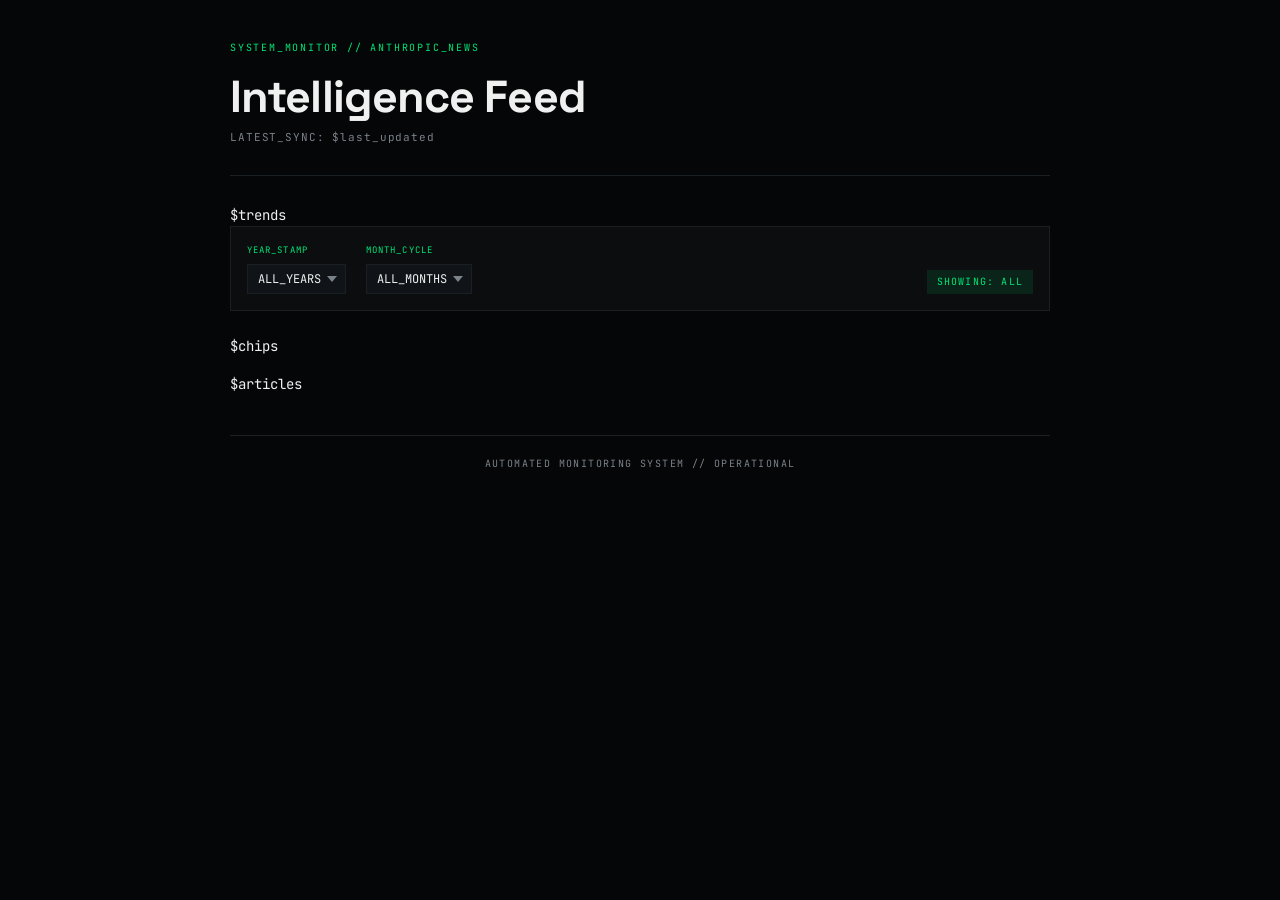
<file: template.html>
<!DOCTYPE html>
<html lang="en">
<head>
    <meta charset="UTF-8">
    <meta name="viewport" content="width=device-width, initial-scale=1.0">
    <title>Anthropic News Monitor</title>
    <link rel="stylesheet" href="styles.css">
    <link rel="alternate" type="application/rss+xml" title="Anthropic News (unofficial feed)" href="feed.xml">
</head>
<body>
    <div class="container">
        <header>
            <div class="brand">SYSTEM_MONITOR // ANTHROPIC_NEWS</div>
            <h1>Intelligence Feed</h1>
            <p class="update-time">LATEST_SYNC: $last_updated</p>
        </header>

        $trends

        <section class="filter-section">
            <div class="filter-group">
                <label for="yearFilter">YEAR_STAMP</label>
                <select id="yearFilter" onchange="applyFilters()">
                    <option value="all">ALL_YEARS</option>
                    <option value="2026">2026</option>
                    <option value="2025">2025</option>
                    <option value="2024">2024</option>
                </select>
            </div>

            <div class="filter-group">
                <label for="monthFilter">MONTH_CYCLE</label>
                <select id="monthFilter" onchange="applyFilters()">
                    <option value="all">ALL_MONTHS</option>
                    <option value="01">JANUARY</option>
                    <option value="02">FEBRUARY</option>
                    <option value="03">MARCH</option>
                    <option value="04">APRIL</option>
                    <option value="05">MAY</option>
                    <option value="06">JUNE</option>
                    <option value="07">JULY</option>
                    <option value="08">AUGUST</option>
                    <option value="09">SEPTEMBER</option>
                    <option value="10">OCTOBER</option>
                    <option value="11">NOVEMBER</option>
                    <option value="12">DECEMBER</option>
                </select>
            </div>

            <div id="results-count" class="status-tag">SHOWING: ALL</div>
        </section>

        <section class="chip-section">
            <div class="chip-row">
                $chips
            </div>
        </section>

        <main>
            <ul id="article-list">
                $articles
            </ul>
        </main>

        <footer>
            <p>AUTOMATED MONITORING SYSTEM // OPERATIONAL</p>
        </footer>
    </div>

    <script>
        let activeCat = 'all';

        function filterByCat(btn) {
            activeCat = btn.getAttribute('data-cat');
            document.querySelectorAll('.cat-chip').forEach(c => c.classList.remove('active'));
            btn.classList.add('active');
            applyFilters();
        }

        function applyFilters() {
            const selectedYear = document.getElementById('yearFilter').value;
            const selectedMonth = document.getElementById('monthFilter').value;
            const items = document.querySelectorAll('.post-item');
            const countDisplay = document.getElementById('results-count');

            let visibleCount = 0;

            items.forEach(item => {
                const itemYear = item.getAttribute('data-year');
                const itemMonth = item.getAttribute('data-month');
                const itemCat = item.getAttribute('data-cat');

                const matchesYear = (selectedYear === 'all' || itemYear === selectedYear);
                const matchesMonth = (selectedMonth === 'all' || itemMonth === selectedMonth);
                const matchesCat = (activeCat === 'all' || itemCat === activeCat);

                if (matchesYear && matchesMonth && matchesCat) {
                    item.style.display = 'block';
                    visibleCount++;
                } else {
                    item.style.display = 'none';
                }
            });

            if (selectedYear === 'all' && selectedMonth === 'all' && activeCat === 'all') {
                countDisplay.innerText = "SHOWING: ALL";
            } else {
                countDisplay.innerText = `MATCHES_FOUND: ${visibleCount}`;
            }
        }
    </script>
</body>
</html>
</file>
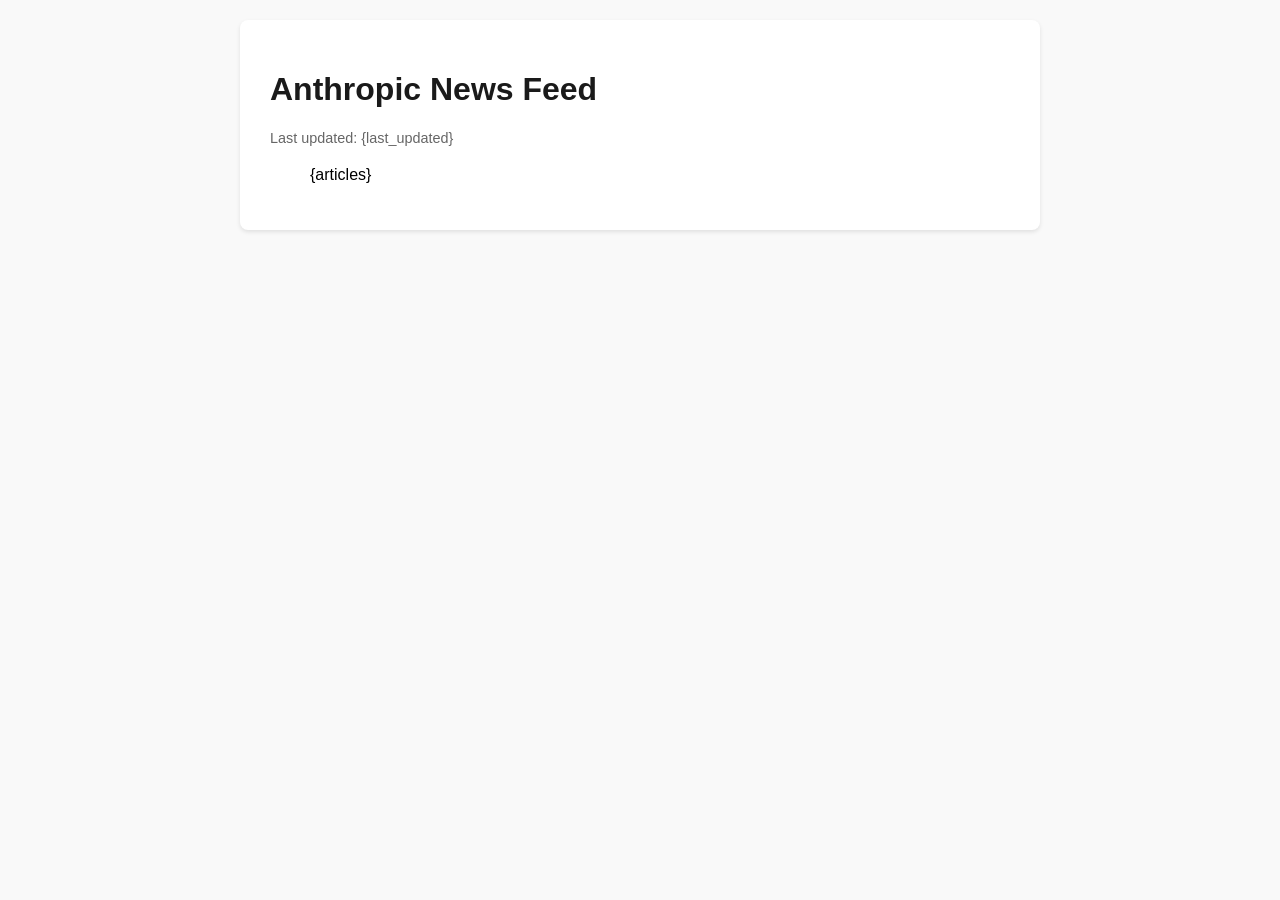
<file: .github/template.html>
<!DOCTYPE html>
<html>
<head>
    <meta charset="UTF-8">
    <title>Anthropic News Monitor</title>
    <style>
        body { font-family: Arial, sans-serif; max-width: 800px; margin: 0 auto; padding: 20px; background-color: #f9f9f9; }
        .container { background: white; padding: 30px; border-radius: 8px; box-shadow: 0 2px 4px rgba(0,0,0,0.1); }
        h1 { color: #1a1a1a; }
        .update-time { color: #666; font-size: 0.9em; margin-bottom: 20px; }
        li { margin-bottom: 12px; }
        a { color: #d97757; text-decoration: none; font-weight: bold; }
        a:hover { text-decoration: underline; }
    </style>
</head>
<body>
    <div class="container">
        <h1>Anthropic News Feed</h1>
        <p class="update-time">Last updated: {last_updated}</p>
        <ul>
            {articles}
        </ul>
    </div>
</body>
</html>
</file>
<file: styles.css>
@import url('https://fonts.googleapis.com/css2?family=JetBrains+Mono:wght@400;500;700&family=Space+Grotesk:wght@500;600;700&display=swap');

*, *::before, *::after {
  box-sizing: border-box;
  margin: 0;
  padding: 0;
}

:root {
  --bg:           #050607;
  --surface:      #0b0d0f;
  --surface-2:    #101418;
  --border:       #1a1f24;
  --text-primary: #f0f0f0;
  --text-secondary: #7a828a;
  --accent:       #00e676;
  --accent-dim:   rgba(0, 230, 118, 0.10);
  --font-mono:    'JetBrains Mono', 'Fira Code', monospace;
  --font-display: 'Space Grotesk', sans-serif;
}

html {
  scroll-behavior: smooth;
}

body {
  background: var(--bg);
  color: var(--text-primary);
  font-family: var(--font-mono);
  font-size: 14px;
  line-height: 1.6;
  -webkit-font-smoothing: antialiased;
  min-height: 100vh;
  padding: 40px 20px;
  display: flex;
  justify-content: center;
}

.container {
  width: 100%;
  max-width: 820px;
}

/* ── Header ─────────────────────────────────────────────── */

header {
  border-bottom: 1px solid var(--border);
  padding-bottom: 28px;
  margin-bottom: 28px;
}

.brand {
  font-family: var(--font-mono);
  font-size: 10px;
  letter-spacing: 0.18em;
  text-transform: uppercase;
  color: var(--accent);
  margin-bottom: 16px;
}

h1 {
  font-family: var(--font-display);
  font-size: clamp(1.8rem, 4vw, 2.8rem);
  font-weight: 700;
  color: var(--text-primary);
  letter-spacing: -0.02em;
  line-height: 1.1;
  margin-bottom: 8px;
}

.update-time {
  color: var(--text-secondary);
  font-size: 11px;
  letter-spacing: 0.08em;
}

/* ── Filter section ──────────────────────────────────────── */

.filter-section {
  display: flex;
  align-items: flex-end;
  gap: 20px;
  margin-bottom: 24px;
  padding: 16px;
  background: var(--surface);
  border: 1px solid var(--border);
  flex-wrap: wrap;
}

.filter-group {
  display: flex;
  flex-direction: column;
  gap: 6px;
}

.filter-group label {
  font-family: var(--font-mono);
  font-size: 9px;
  text-transform: uppercase;
  letter-spacing: 0.12em;
  color: var(--accent);
}

select {
  background: var(--surface-2);
  border: 1px solid var(--border);
  color: var(--text-primary);
  padding: 6px 10px;
  font-family: var(--font-mono);
  font-size: 12px;
  outline: none;
  cursor: pointer;
  transition: border-color 0.15s;
  appearance: none;
  -webkit-appearance: none;
  padding-right: 24px;
  background-image: url("data:image/svg+xml,%3Csvg xmlns='http://www.w3.org/2000/svg' width='10' height='6' viewBox='0 0 10 6'%3E%3Cpath d='M0 0l5 6 5-6z' fill='%237a828a'/%3E%3C/svg%3E");
  background-repeat: no-repeat;
  background-position: right 8px center;
}

select:focus {
  border-color: var(--accent);
}

.status-tag {
  margin-left: auto;
  font-size: 10px;
  letter-spacing: 0.12em;
  text-transform: uppercase;
  color: var(--accent);
  background: var(--accent-dim);
  padding: 4px 10px;
  white-space: nowrap;
  align-self: flex-end;
}

/* ── Article list ────────────────────────────────────────── */

ul {
  list-style: none;
}

.post-item {
  background: var(--surface);
  border: 1px solid var(--border);
  border-left: 2px solid transparent;
  padding: 20px 24px;
  margin-bottom: 4px;
  transition: background 0.12s, border-color 0.12s, transform 0.12s;
}

.post-item:hover {
  background: var(--surface-2);
  border-left-color: var(--accent);
  transform: translateX(3px);
}

.post-date {
  display: block;
  font-family: var(--font-mono);
  font-size: 10px;
  letter-spacing: 0.1em;
  color: var(--accent);
  text-transform: uppercase;
  margin-bottom: 6px;
}

.post-title {
  display: block;
  font-family: var(--font-display);
  font-size: 1rem;
  font-weight: 600;
  color: var(--text-primary);
  text-decoration: none;
  margin-bottom: 8px;
  line-height: 1.3;
  transition: color 0.12s;
}

.post-item:hover .post-title {
  color: var(--accent);
}

.post-snippet {
  color: var(--text-secondary);
  font-size: 12px;
  line-height: 1.6;
  display: -webkit-box;
  -webkit-line-clamp: 2;
  -webkit-box-orient: vertical;
  overflow: hidden;
  font-family: var(--font-mono);
}

/* ── Footer ──────────────────────────────────────────────── */

footer {
  margin-top: 40px;
  padding-top: 20px;
  border-top: 1px solid var(--border);
  font-size: 10px;
  letter-spacing: 0.14em;
  text-transform: uppercase;
  color: var(--text-secondary);
  text-align: center;
}

/* ── Trends panel ─────────────────────────────────────────── */

.trends-panel {
  background: var(--surface);
  border: 1px solid var(--border);
  margin-bottom: 24px;
  padding: 0;
}

.trends-summary {
  cursor: pointer;
  padding: 12px 16px;
  font-family: var(--font-mono);
  font-size: 10px;
  letter-spacing: 0.14em;
  text-transform: uppercase;
  color: var(--accent);
  border-bottom: 1px solid var(--border);
  list-style: none;
  user-select: none;
}

.trends-summary::-webkit-details-marker { display: none; }
.trends-summary::before {
  content: "▼ ";
  color: var(--accent);
  margin-right: 4px;
}
.trends-panel:not([open]) .trends-summary::before { content: "▶ "; }

.trends-grid {
  display: grid;
  grid-template-columns: 1.4fr 1fr;
  gap: 24px;
  padding: 20px;
}

@media (max-width: 720px) {
  .trends-grid { grid-template-columns: 1fr; }
}

.trends-col h3 {
  font-family: var(--font-mono);
  font-size: 10px;
  letter-spacing: 0.14em;
  text-transform: uppercase;
  color: var(--text-secondary);
  margin-bottom: 12px;
  font-weight: 500;
}

.trend-row {
  display: grid;
  grid-template-columns: 200px 1fr 130px;
  gap: 14px;
  align-items: center;
  padding: 4px 0;
  font-size: 11px;
}

@media (max-width: 720px) {
  .trend-row { grid-template-columns: 1fr; gap: 2px; }
}

.trend-label {
  display: flex;
  align-items: center;
  gap: 6px;
  font-family: var(--font-mono);
  color: var(--text-primary);
}

.cat-dot {
  width: 8px;
  height: 8px;
  border-radius: 50%;
  flex-shrink: 0;
}

.cat-name {
  font-size: 11px;
  white-space: nowrap;
  overflow: hidden;
  text-overflow: ellipsis;
}

.trend-bar-wrap {
  display: grid;
  grid-template-columns: 1fr auto;
  align-items: center;
  gap: 10px;
}

.trend-bar-track {
  background: var(--surface-2);
  height: 6px;
  position: relative;
}

.trend-bar {
  height: 100%;
  transition: width 0.3s;
}

.trend-count {
  font-family: var(--font-mono);
  font-size: 10px;
  color: var(--text-secondary);
  min-width: 18px;
  text-align: right;
}

.trend-meta {
  display: flex;
  gap: 10px;
  font-family: var(--font-mono);
  font-size: 9px;
  color: var(--text-secondary);
  letter-spacing: 0.06em;
  justify-content: flex-end;
}

/* ── Entity chips (read-only, in trends panel) ─────────────── */

.entity-chip-row {
  display: flex;
  flex-wrap: wrap;
  gap: 6px;
}

.entity-chip {
  display: inline-flex;
  align-items: center;
  gap: 6px;
  background: var(--surface-2);
  border: 1px solid var(--border);
  padding: 4px 10px;
  font-family: var(--font-mono);
  font-size: 10px;
  color: var(--text-primary);
}

.entity-count {
  color: var(--accent);
  font-weight: 700;
}

/* ── Category filter chips (clickable) ─────────────────────── */

.chip-section {
  margin-bottom: 16px;
}

.chip-row {
  display: flex;
  flex-wrap: wrap;
  gap: 6px;
}

.cat-chip {
  --cat-color: var(--accent);
  background: var(--surface);
  border: 1px solid var(--border);
  border-left: 2px solid var(--cat-color);
  color: var(--text-primary);
  padding: 5px 10px;
  font-family: var(--font-mono);
  font-size: 10px;
  letter-spacing: 0.08em;
  cursor: pointer;
  transition: background 0.12s, border-color 0.12s, color 0.12s;
}

.cat-chip:hover {
  background: var(--surface-2);
  color: var(--cat-color);
}

.cat-chip.active {
  background: var(--cat-color);
  color: #050607;
  border-color: var(--cat-color);
  font-weight: 700;
}

.chip-count {
  opacity: 0.7;
  margin-left: 4px;
}

/* ── Category badge on each article ────────────────────────── */

.post-meta {
  display: flex;
  align-items: center;
  gap: 10px;
  margin-bottom: 6px;
  flex-wrap: wrap;
}

.post-meta .post-date {
  margin-bottom: 0;
}

.cat-badge {
  display: inline-block;
  padding: 2px 8px;
  font-family: var(--font-mono);
  font-size: 9px;
  letter-spacing: 0.08em;
  text-transform: uppercase;
  color: #050607;
  font-weight: 700;
  border-radius: 2px;
}
</file>
